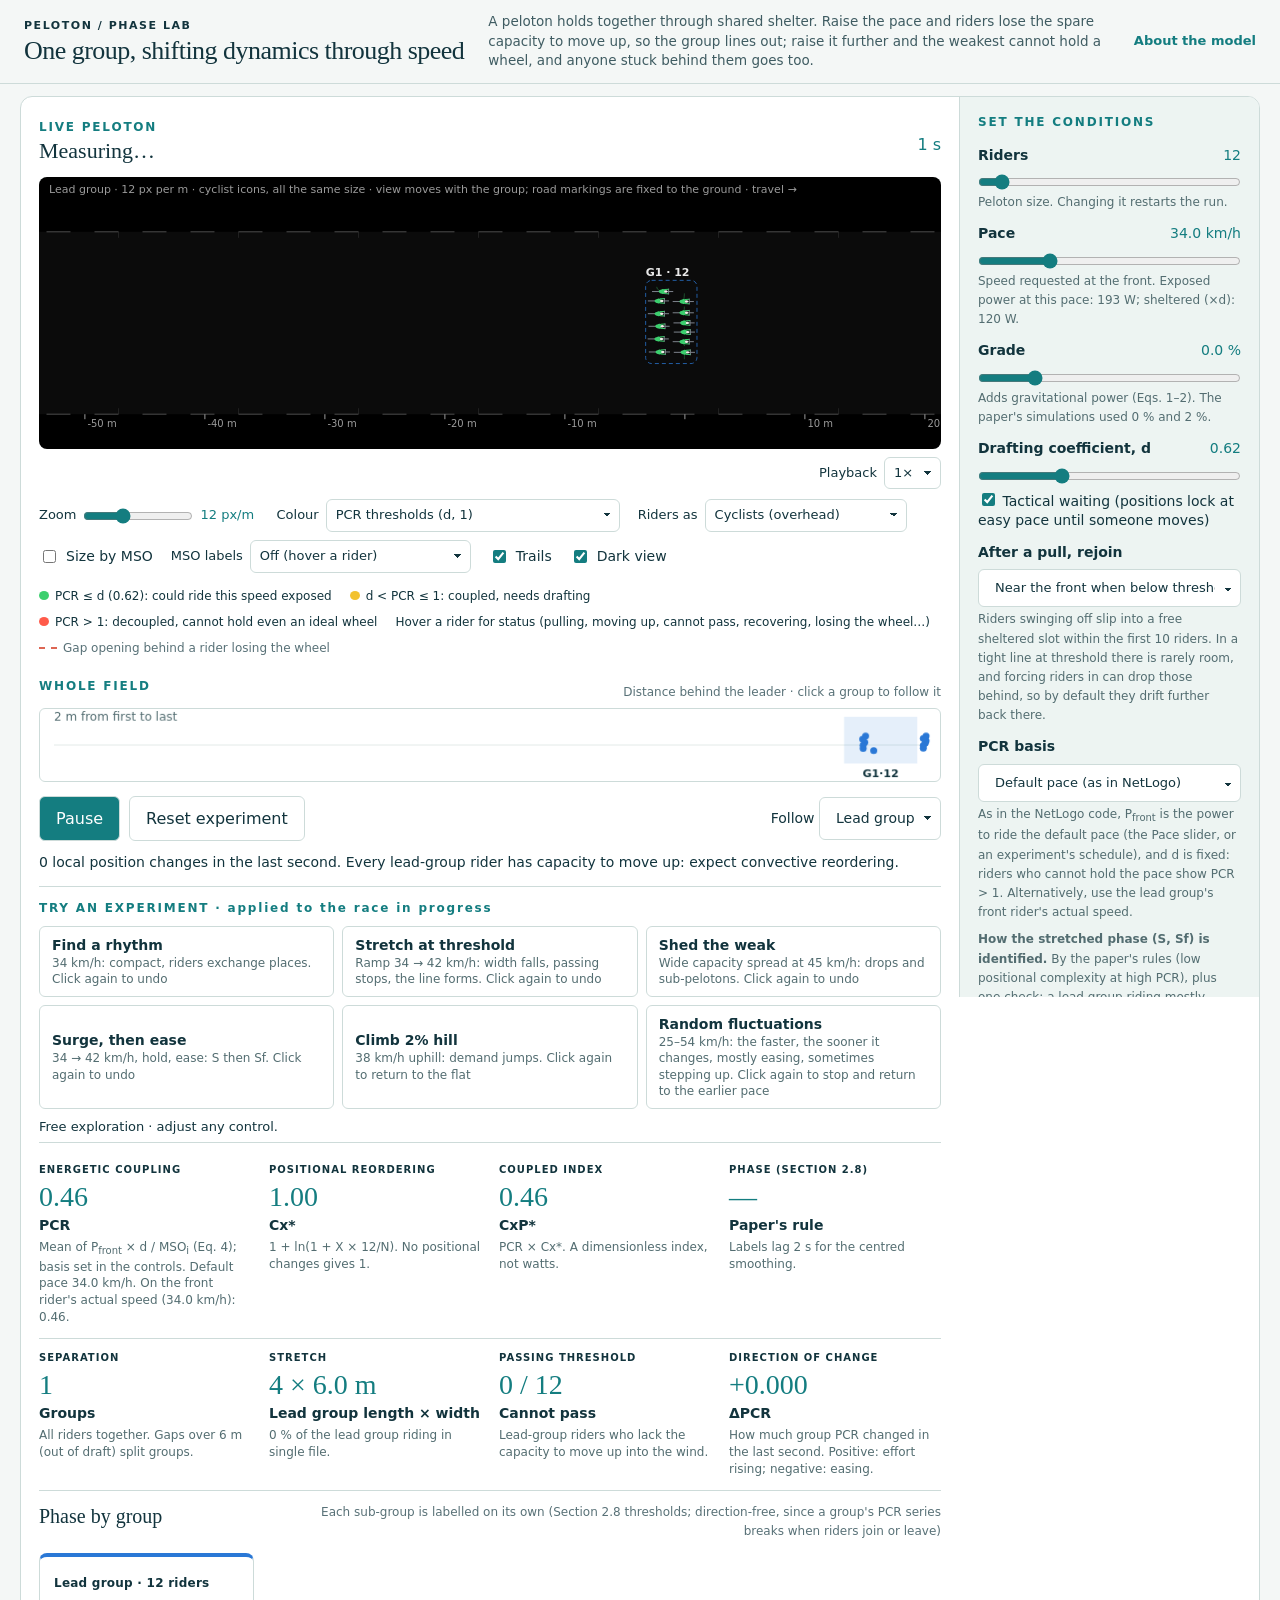
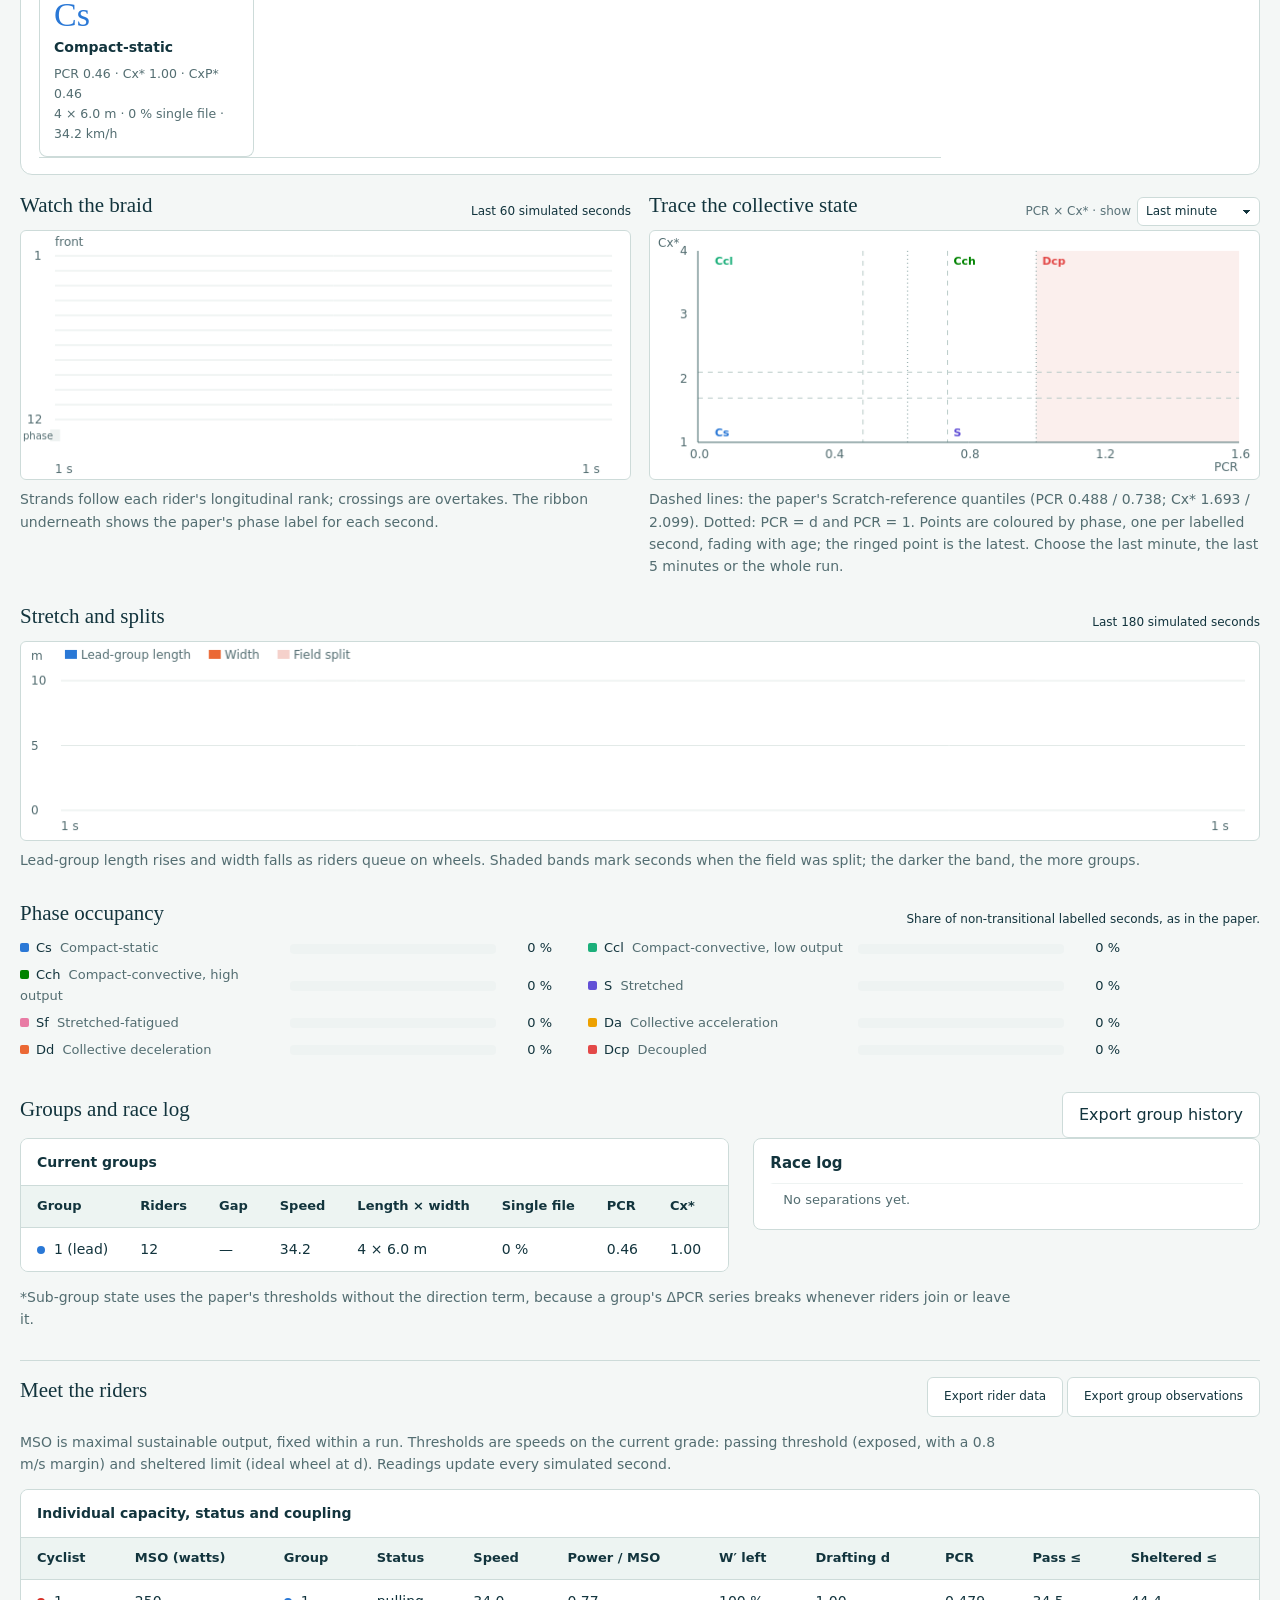
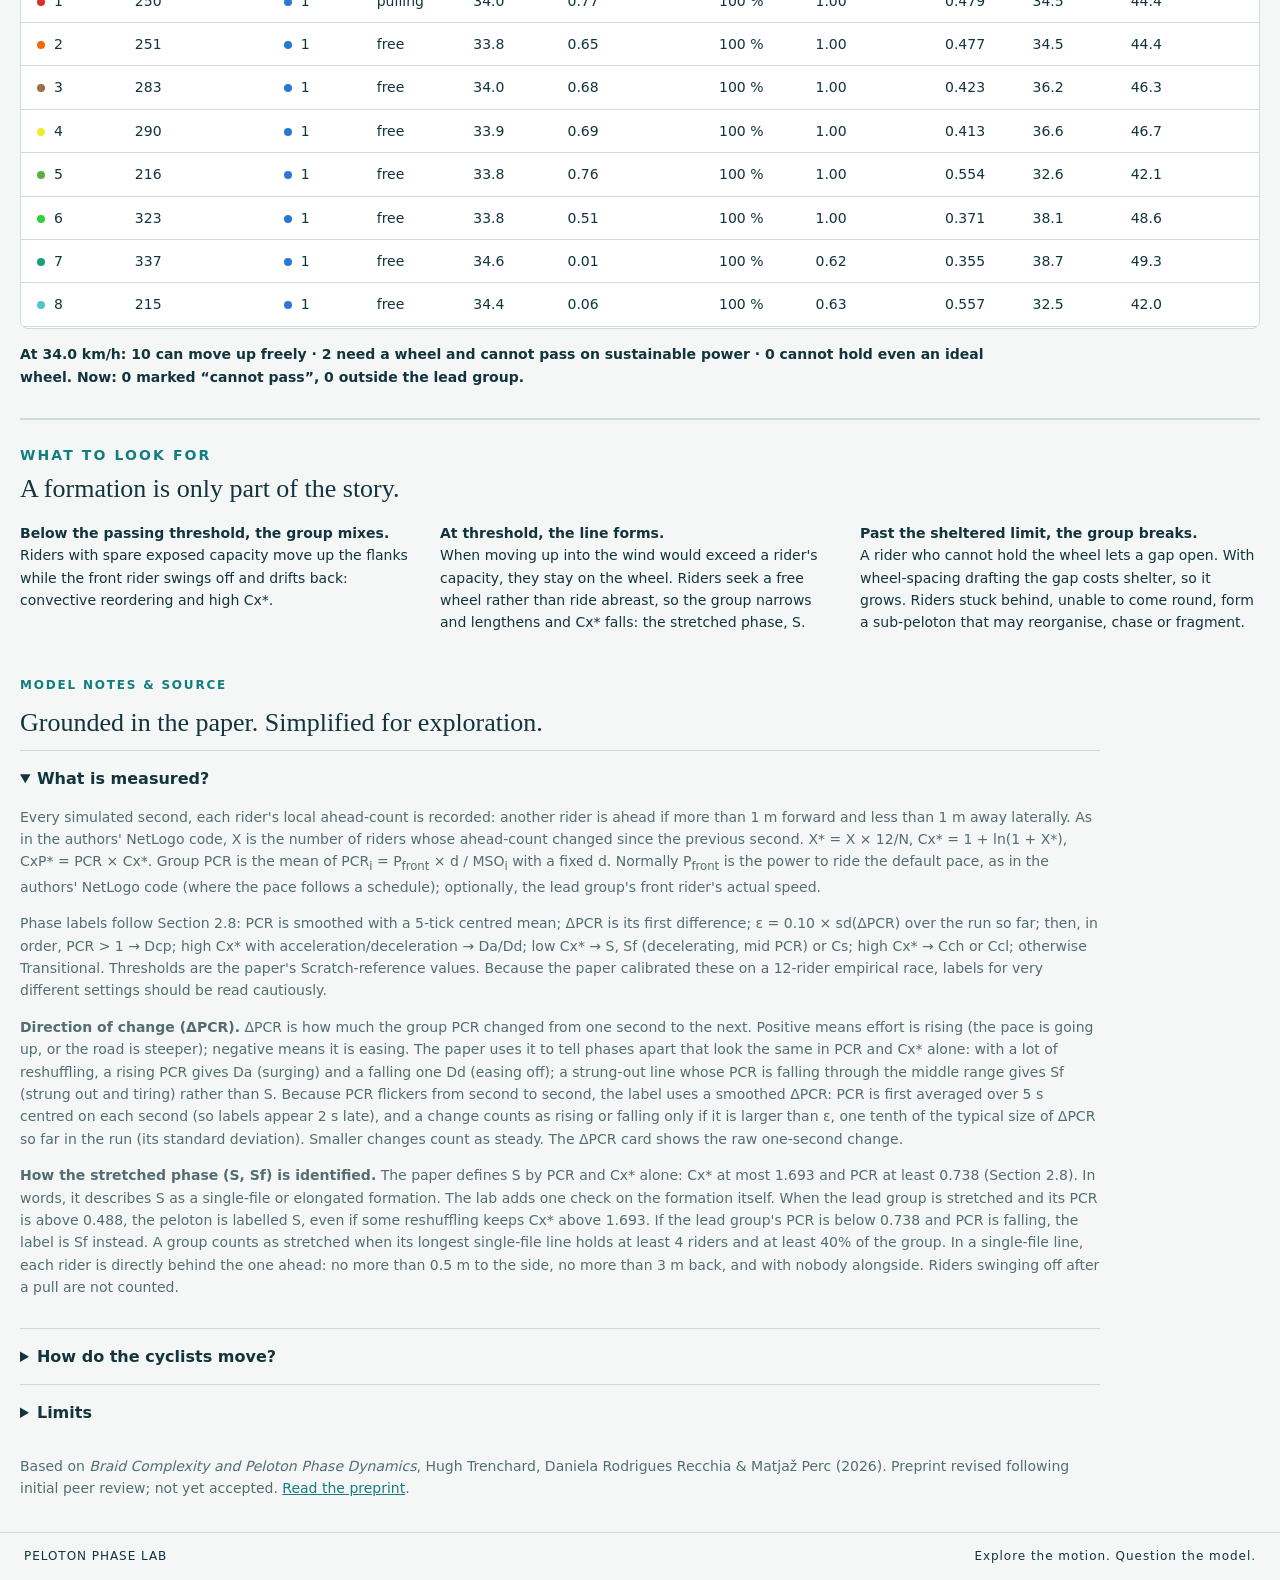
<file: index.html>
<!doctype html>
<html lang="en">
<head>
<meta charset="utf-8">
<meta name="viewport" content="width=device-width,initial-scale=1">
<title>Peloton Phase Lab</title>
<link rel="stylesheet" href="style.css">
</head>
<body>
<header><div class="hbrand"><a class="brand" href="#">PELOTON / PHASE LAB</a><h1>One group, shifting dynamics through speed</h1></div><p class="deck">A peloton holds together through shared shelter. Raise the pace and riders lose the spare capacity to move up, so the group lines out; raise it further and the weakest cannot hold a wheel, and anyone stuck behind them goes too.</p><a href="#method">About the model</a></header>
<main>


<section class="lab" aria-label="Interactive peloton simulation">
  <div class="stage">
    <div class="stagehead">
      <div><span class="eyebrow">LIVE PELOTON</span><h2 id="state">Finding its rhythm</h2></div>
      <span id="clock">0 s</span>
    </div>
    <canvas id="road" aria-label="Overhead view at a fixed metre scale. Riders are drawn as overhead cyclists (or chevrons, as in the NetLogo model), all the same size; hover a rider for its MSO, status and details."></canvas>
    <div class="viewbar playrow">
      <label>Playback <select id="speed"><option value="1">1×</option><option value="2">2×</option><option value="4">4×</option><option value="8">8×</option></select></label>
    </div>
    <div class="viewbar">
      <label>Zoom <input id="zoom" type="range" min="3" max="30" step="1" value="12"><output id="zoomOut"></output></label>
      <label>Colour <select id="colorBy"><option value="pcr" selected>PCR thresholds (d, 1)</option><option value="pcrq">PCR Scratch quantiles (0.488, 0.738, 1)</option><option value="effort">Power / MSO (instantaneous)</option><option value="single">Single colour</option><option value="group">Group</option><option value="rider">Rider (NetLogo colours)</option></select></label>
      <label>Riders as <select id="riderShape"><option value="cyclist" selected>Cyclists (overhead)</option><option value="chevron">Chevrons (as in NetLogo)</option><option value="disc">Discs</option></select></label>
      <label class="check"><input type="checkbox" id="sizeMso"> Size by MSO</label>
      <label>MSO labels <select id="labelBy"><option value="none" selected>Off (hover a rider)</option><option value="mso">On</option><option value="id">Show rider numbers instead</option></select></label>
      <label class="check"><input type="checkbox" id="trails" checked> Trails</label>
      <label class="check"><input type="checkbox" id="dark" checked> Dark view</label>
    </div>
    <div class="legend" id="legend"></div>
    <div class="overhead">
      <div class="plothead"><span class="eyebrow">WHOLE FIELD</span><span>Distance behind the leader · click a group to follow it</span></div>
      <canvas id="field" aria-label="Whole field strip showing groups and gaps"></canvas>
    </div>
    <div class="transport">
      <button id="play">Pause</button>
      <button id="reset" class="secondary">Reset experiment</button>
      <label>Follow <select id="follow"><option value="0">Lead group</option></select></label>
    </div>
    <p id="explanation" class="explanation"></p>
    <div class="experiments">
  <p class="eyebrow">TRY AN EXPERIMENT · applied to the race in progress</p>
  <div>
    <button data-preset="rhythm"><b>Find a rhythm</b><span>34 km/h: compact, riders exchange places. Click again to undo</span></button>
    <button data-preset="stretch"><b>Stretch at threshold</b><span>Ramp 34 → 42 km/h: width falls, passing stops, the line forms. Click again to undo</span></button>
    <button data-preset="shed"><b>Shed the weak</b><span>Wide capacity spread at 45 km/h: drops and sub-pelotons. Click again to undo</span></button>
    <button data-preset="cycle"><b>Surge, then ease</b><span>34 → 42 km/h, hold, ease: S then Sf. Click again to undo</span></button>
    <button data-preset="climb"><b>Climb 2% hill</b><span>38 km/h uphill: demand jumps. Click again to return to the flat</span></button>
    <button data-preset="fluctuate" id="fluctBtn"><b>Random fluctuations</b><span>25–54 km/h: the faster, the sooner it changes, mostly easing, sometimes stepping up. Click again to stop and return to the earlier pace</span></button>
  </div>
  <p id="scenario" aria-live="polite">Free exploration · adjust any control.</p>
</div>
    <div class="metrics">
  <article><span>ENERGETIC COUPLING</span><strong id="pcr">—</strong><h3>PCR</h3><p>Mean of P<sub>front</sub> × d / MSO<sub>i</sub> (Eq. 4); basis set in the controls. <span id="pacePcr"></span></p></article>
  <article><span>POSITIONAL REORDERING</span><strong id="cx">—</strong><h3>Cx*</h3><p>1 + ln(1 + X × 12/N). No positional changes gives 1.</p></article>
  <article><span>COUPLED INDEX</span><strong id="cxp">—</strong><h3>CxP*</h3><p>PCR × Cx*. A dimensionless index, not watts.</p></article>
  <article><span>PHASE (SECTION 2.8)</span><strong id="phase">—</strong><h3 id="phaseName">Paper's rule</h3><p id="phaseNote">Scratch-standardised thresholds with ΔPCR direction; labels lag 2 s for the centred smoothing.</p></article>
</div>
    <div class="metrics second">
  <article><span>SEPARATION</span><strong id="groups">—</strong><h3>Groups</h3><p id="groupsNote">Gaps over 6 m (out of draft) split groups.</p></article>
  <article><span>STRETCH</span><strong id="shape">—</strong><h3>Lead group length × width</h3><p id="singleNote">Share riding in single file.</p></article>
  <article><span>PASSING THRESHOLD</span><strong id="locked">—</strong><h3>Cannot pass</h3><p>Lead-group riders who lack the capacity to move up into the wind.</p></article>
  <article><span>DIRECTION OF CHANGE</span><strong id="delta">—</strong><h3>ΔPCR</h3><p>How much group PCR changed in the last second. Positive: effort rising; negative: easing.</p></article>
</div>
    <div class="grouphases">
  <div class="plothead"><h2>Phase by group</h2><span>Each sub-group is labelled on its own (Section 2.8 thresholds; direction-free, since a group's PCR series breaks when riders join or leave)</span></div>
  <div id="groupCards" class="gcards"></div>
</div>
  </div>

  <aside>
    <p class="eyebrow">SET THE CONDITIONS</p>
    <label class="slider">Riders <output id="countOut"></output><input id="count" type="range" min="6" max="100" step="1" value="12"></label>
    <p>Peloton size. Changing it restarts the run.</p>
    <label class="slider">Pace <output id="paceOut"></output><input id="pace" type="range" min="25" max="60" step="0.5" value="34"></label>
    <p id="paceNote">Speed requested at the front.</p>
    <label class="slider">Grade <output id="gradeOut"></output><input id="grade" type="range" min="-2" max="8" step="0.5" value="0"></label>
    <p>Adds gravitational power (Eqs. 1–2). The paper's simulations used 0 % and 2 %.</p>
    <label class="slider">Drafting coefficient, d <output id="draftOut"></output><input id="draft" type="range" min="0.45" max="1" step="0.01" value="0.62"></label>
    <label class="check" title="At easy paces the bunch tends to hold position until someone makes a move; a move sets off a burst of reshuffling, which then dies away."><input type="checkbox" id="lull" checked> Tactical waiting (positions lock at easy pace until someone moves)</label>
    <label class="field">After a pull, rejoin
      <select id="rejoin"><option value="auto" selected>Near the front when below threshold</option><option value="front">Near the front always</option><option value="back">At the back (paceline)</option></select>
    </label>
    <p>Riders swinging off slip into a free sheltered slot within the first 10 riders. In a tight line at threshold there is rarely room, and forcing riders in can drop those behind, so by default they drift further back there.</p>
    <label class="field">PCR basis
      <select id="pcrBasis"><option value="scheduled" selected>Default pace (as in NetLogo)</option><option value="front">Front rider's actual speed (Eq. 4)</option></select>
    </label>
    <p>As in the NetLogo code, P<sub>front</sub> is the power to ride the default pace (the Pace slider, or an experiment's schedule), and d is fixed: riders who cannot hold the pace show PCR &gt; 1. Alternatively, use the lead group's front rider's actual speed.</p>
    <p class="note"><b>How the stretched phase (S, Sf) is identified.</b> By the paper's rules (low positional complexity at high PCR), plus one check: a lead group riding mostly single file counts as stretched. Details in the model notes.</p>
    <label class="slider">Urge to move up <output id="urgeOut"></output><input id="urge" type="range" min="0" max="3" step="0.1" value="1.2"></label>
    <p>How often riders who are able to move up actually try. Higher increases the urge, relative to each rider's capacity to accelerate and pass; 0 means nobody moves up. Details in the model notes.</p>

    <p class="eyebrow sub">RIDER CAPACITIES · changes reset the run</p>
    <label class="field">MSO source
      <select id="msoMode">
        <option value="pool">Scratch-race MSOs from the NetLogo model</option>
        <option value="span">Random between the current riders' min and max MSO</option>
        <option value="range">Realistic range for a rider category</option>
        <option value="even">Even spread around a centre</option>
        <option value="custom">Custom list</option>
      </select>
    </label>
    <div id="rangeBox" hidden>
      <label class="field">Category
        <select id="rangePreset">
          <option value="180,260">Recreational / club riders (180–260 W)</option>
          <option value="220,300">Junior / U19 racers (220–300 W)</option>
          <option value="240,330">Amateur racers, masters (240–330 W)</option>
          <option value="260,350" selected>National-level women (260–350 W)</option>
          <option value="320,420">National-level men (320–420 W)</option>
          <option value="390,480">Professional / WorldTour men (390–480 W)</option>
        </select>
      </label>
      <label class="field inline">Min <input id="rangeLo" type="number" min="80" max="700" step="5" value="260"> Max <input id="rangeHi" type="number" min="80" max="700" step="5" value="350"> W</label>
      <p>Approximate sustainable outputs for efforts of roughly 10–20 min, for illustration (from typical power-profile levels). Riders are drawn uniformly at random within the range (fresh on each reset). The model's rider + bike mass stays 75 kg, which matters on grades.</p>
    </div>
    <div id="spanBox" hidden>
      <label class="field inline">Min <input id="spanLo" type="number" min="80" max="700" step="1" value="215"> Max <input id="spanHi" type="number" min="80" max="700" step="1" value="337"> W</label>
      <p>Each rider's MSO is drawn uniformly at random between Min and Max, fresh on each reset. Choosing this option fills Min and Max from the riders currently on the road (215–337 W for the NetLogo Scratch MSOs); edit them to widen or narrow the range.</p>
    </div>
    <div id="evenBox" hidden>
      <label class="slider">Centre MSO <output id="centreOut"></output><input id="centre" type="range" min="180" max="420" step="5" value="300"></label>
      <label class="slider">Capacity spread <output id="spreadOut"></output><input id="spread" type="range" min="0" max="40" step="1" value="20"></label>
    </div>
    <div id="customBox" hidden>
      <label class="field">MSO values (W)<textarea id="custom" rows="3" spellcheck="false">250, 251, 283, 290, 216, 323, 337, 215, 247, 262, 282, 255</textarea></label>
    </div>
    <p id="poolNote">The 12 Scratch-race MSOs from the NetLogo model (215–337 W, mean 268 W). Riders are drawn with replacement unless the count is 12, as in the paper's simulations.</p>
  </aside>
</section>




<section class="plots">
  <article>
    <div class="plothead"><h2>Watch the braid</h2><span>Last 60 simulated seconds</span></div>
    <canvas id="braid" aria-label="Positional history of each rider with the phase label ribbon beneath"></canvas>
    <p>Strands follow each rider's longitudinal rank; crossings are overtakes. The ribbon underneath shows the paper's phase label for each second.</p>
  </article>
  <article>
    <div class="plothead"><h2>Trace the collective state</h2><label class="plotsel">PCR × Cx* · show <select id="phaseWindow"><option value="60" selected>Last minute</option><option value="300">Last 5 minutes</option><option value="all">Whole run</option></select></label></div>
    <canvas id="phasePlot" aria-label="Phase-plane trajectory of PCR against Cx*, coloured by phase"></canvas>
    <p>Dashed lines: the paper's Scratch-reference quantiles (PCR 0.488 / 0.738; Cx* 1.693 / 2.099). Dotted: PCR = d and PCR = 1. Points are coloured by phase, one per labelled second, fading with age; the ringed point is the latest. Choose the last minute, the last 5 minutes or the whole run.</p>
  </article>
  <article class="wide">
    <div class="plothead"><h2>Stretch and splits</h2><span>Last 180 simulated seconds</span></div>
    <canvas id="stretch" aria-label="Lead group length and width over time, with group count"></canvas>
    <p>Lead-group length rises and width falls as riders queue on wheels. Shaded bands mark seconds when the field was split; the darker the band, the more groups.</p>
  </article>
</section>

<section class="occupancy">
  <div class="plothead"><h2>Phase occupancy</h2><span id="occNote">Share of non-transitional labelled seconds, as in the paper.</span></div>
  <div id="occBars" class="occ"></div>
</section>

<section class="rider-panel">
  <div class="plothead"><h2>Groups and race log</h2><button id="groupCsv" class="secondary">Export group history</button></div>
  <div class="two">
    <div class="table-scroll short"><table><caption>Current groups</caption><thead><tr><th scope="col">Group</th><th scope="col">Riders</th><th scope="col">Gap</th><th scope="col">Speed</th><th scope="col">Length × width</th><th scope="col">Single file</th><th scope="col">PCR</th><th scope="col">Cx*</th><th scope="col">CxP*</th><th scope="col">State*</th></tr></thead><tbody id="groupRows"></tbody></table></div>
    <div class="log"><h3>Race log</h3><ol id="log" reversed></ol></div>
  </div>
  <p>*Sub-group state uses the paper's thresholds without the direction term, because a group's ΔPCR series breaks whenever riders join or leave it.</p>
</section>

<section class="rider-panel">
  <div class="plothead"><h2>Meet the riders</h2><span><button id="riderCsv" class="secondary">Export rider data</button> <button id="csv" class="secondary">Export group observations</button></span></div>
  <p>MSO is maximal sustainable output, fixed within a run. Thresholds are speeds on the current grade: passing threshold (exposed, with a 0.8 m/s margin) and sheltered limit (ideal wheel at d). Readings update every simulated second.</p>
  <div class="table-scroll"><table><caption>Individual capacity, status and coupling</caption><thead><tr><th scope="col">Cyclist</th><th scope="col">MSO (watts)</th><th scope="col">Group</th><th scope="col">Status</th><th scope="col">Speed</th><th scope="col">Power / MSO</th><th scope="col">W′ left</th><th scope="col">Drafting d</th><th scope="col">PCR</th><th scope="col">Pass ≤</th><th scope="col">Sheltered ≤</th></tr></thead><tbody id="riderRows"></tbody></table></div>
  <p id="riderSummary"></p>
</section>

<section class="reading">
  <p class="eyebrow">WHAT TO LOOK FOR</p>
  <h2>A formation is only part of the story.</h2>
  <div>
    <p><b>Below the passing threshold, the group mixes.</b> Riders with spare exposed capacity move up the flanks while the front rider swings off and drifts back: convective reordering and high Cx*.</p>
    <p><b>At threshold, the line forms.</b> When moving up into the wind would exceed a rider's capacity, they stay on the wheel. Riders seek a free wheel rather than ride abreast, so the group narrows and lengthens and Cx* falls: the stretched phase, S.</p>
    <p><b>Past the sheltered limit, the group breaks.</b> A rider who cannot hold the wheel lets a gap open. With wheel-spacing drafting the gap costs shelter, so it grows. Riders stuck behind, unable to come round, form a sub-peloton that may reorganise, chase or fragment.</p>
  </div>
</section>

<section id="method">
  <p class="eyebrow">MODEL NOTES & SOURCE</p>
  <h2>Grounded in the paper. Simplified for exploration.</h2>
  <details open><summary>What is measured?</summary>
    <p>Every simulated second, each rider's local ahead-count is recorded: another rider is ahead if more than 1 m forward and less than 1 m away laterally. As in the authors' NetLogo code, X is the number of riders whose ahead-count changed since the previous second. X* = X × 12/N, Cx* = 1 + ln(1 + X*), CxP* = PCR × Cx*. Group PCR is the mean of PCR<sub>i</sub> = P<sub>front</sub> × d / MSO<sub>i</sub> with a fixed d. Normally P<sub>front</sub> is the power to ride the default pace, as in the authors' NetLogo code (where the pace follows a schedule); optionally, the lead group's front rider's actual speed.</p>
    <p>Phase labels follow Section 2.8: PCR is smoothed with a 5-tick centred mean; ΔPCR is its first difference; ε = 0.10 × sd(ΔPCR) over the run so far; then, in order, PCR &gt; 1 → Dcp; high Cx* with acceleration/deceleration → Da/Dd; low Cx* → S, Sf (decelerating, mid PCR) or Cs; high Cx* → Cch or Ccl; otherwise Transitional. Thresholds are the paper's Scratch-reference values. Because the paper calibrated these on a 12-rider empirical race, labels for very different settings should be read cautiously.</p>
    <p><b>Direction of change (ΔPCR).</b> ΔPCR is how much the group PCR changed from one second to the next. Positive means effort is rising (the pace is going up, or the road is steeper); negative means it is easing. The paper uses it to tell phases apart that look the same in PCR and Cx* alone: with a lot of reshuffling, a rising PCR gives Da (surging) and a falling one Dd (easing off); a strung-out line whose PCR is falling through the middle range gives Sf (strung out and tiring) rather than S. Because PCR flickers from second to second, the label uses a smoothed ΔPCR: PCR is first averaged over 5 s centred on each second (so labels appear 2 s late), and a change counts as rising or falling only if it is larger than ε, one tenth of the typical size of ΔPCR so far in the run (its standard deviation). Smaller changes count as steady. The ΔPCR card shows the raw one-second change.</p>
    <p><b>How the stretched phase (S, Sf) is identified.</b> The paper defines S by PCR and Cx* alone: Cx* at most 1.693 and PCR at least 0.738 (Section 2.8). In words, it describes S as a single-file or elongated formation. The lab adds one check on the formation itself. When the lead group is stretched and its PCR is above 0.488, the peloton is labelled S, even if some reshuffling keeps Cx* above 1.693. If the lead group's PCR is below 0.738 and PCR is falling, the label is Sf instead. A group counts as stretched when its longest single-file line holds at least 4 riders and at least 40% of the group. In a single-file line, each rider is directly behind the one ahead: no more than 0.5 m to the side, no more than 3 m back, and with nobody alongside. Riders swinging off after a pull are not counted.</p>
  </details>
  <details><summary>How do the cyclists move?</summary>
    <p><b>Relation to the NetLogo model.</b> This browser model is written from scratch rather than ported line by line, but it is largely based on the authors' NetLogo model. These follow it closely: the PCR (peloton convergence ratio: the power the front rider needs × d ÷ a rider's MSO, its maximal sustainable output) and the braid-complexity measures: ahead-counts (how many riders each rider has ahead of it), X (how many riders' ahead-counts changed in the last second), Cx* (positional complexity, 1 + ln(1 + 12X/N), normalised to 12 riders, where N is the number of riders) and CxP* (PCR × Cx*). Also the power parameters, PCR from the default pace with a fixed d (the drafting coefficient: the share of exposed power a sheltered rider needs), Olds drafting with NetLogo's draft cones, and its cohesion and separation rules. Riders here have a bike length, momentum and an energy budget, and the rules below for pulling, moving up, passing, gap closing and tactical waiting are this model's own. The authors adjusted them while comparing the model with the NetLogo model and with what is seen in races.</p>
    <p><b>Power and shelter.</b> Power to ride exposed at speed v is ½ρC<sub>d</sub>A v³ + C<sub>rr</sub>mg cosθ v + mg sinθ v, with the NetLogo parameters reported in the paper: drag area C<sub>d</sub>A 0.32 m², rolling-resistance coefficient C<sub>rr</sub> 0.004, air density ρ 1.226 kg/m³, rider and bike mass m 75 kg, gravity g, road gradient angle θ, and no wind. A sheltered rider needs d times that power. Shelter follows NetLogo's <i>calculate-draft</i>. If more than one rider is ahead within the draft zone in a 60° cone, d follows Olds' formula (the paper's Eq. 5, d as a function of the wheel gap; intercept set by the d slider) from the nearest of them. Otherwise d comes from the nearest rider in a 10° cone, and if there is none, d = 1. Olds' spacing is the wheel gap, because riders here have a bike length; NetLogo's turtles are points.</p>
    <p><b>Cohesion, separation and the middle of the road.</b> As in NetLogo, each rider is pulled toward the mean position of the riders within 20 m in a 140° cone ahead: 0.11 per second along the road, 0.07 across it. It is pushed away from riders within 1.5 m in a 240° cone, at 0.05 m/s per neighbour (the mean of NetLogo's random factor, without the noise). The forward pull is limited to 0.33 m/s per metre of room ahead, to the wheel followed and to the wheel in the rider's own lane, because speeding up here costs power. Every rider also drifts toward the middle of the road at 0.02 m/s, except when passing on the outside. A rider never drifts into the line directly behind a rider just ahead, and these lateral drifts pause during a lull (a quiet spell of tactical waiting, below).</p>
    <p><b>Drafting and gap closing.</b> Everyone wants to draft. A rider in the wind steers to within 0.15 m of its wheel's line, inside the 10° draft cone. A rider who already has shelter holds its line. A rider counts as losing a wheel when a gap of more than 2 m keeps opening for 1 s. Riders behind react as soon as they see a gap opening ahead of their wheel: they come round and close it if that costs less than 90 % of their remaining W′ (W-prime: a rider's finite anaerobic reserve, the energy available for efforts above its MSO; it drains above MSO and refills below it), otherwise they stay behind and go with it. W′ is part of this model's rider rules, not of the paper's analysis: PCR, Cx*, CxP* and the phase labels do not use it. A trailing group chases the group ahead. Within 80 m its leader rides hard to bridge, at the tail speed + 0.4 × gap (1–3 m/s faster), as far as its power allows. Further back it chases in an organised way, at any distance, as long as it has the capacity: its chase speed must be above the speed of the group ahead. The chase speed is what its stronger half can hold sharing the front (each spending 1/k of the time exposed), but no faster than its weakest member can follow in shelter. While chasing, riders take 8–12 s turns and swing off early only below 15 % W′. Groups separate when a wheel gap exceeds 6 m for 2 s, and rejoin under 3 m.</p>
    <p><b>Pulls.</b> Each group's front rider aims for the requested pace for 15–30 s, up to three times longer during a lull, or until it cannot hold the pace or its W′ falls below 70 % (40 % near threshold, i.e. when the group's PCR approaches the paper's high threshold of 0.738, where passing becomes very hard). It then swings off into a free corridor 1.4 m to the side and drifts back. Below threshold it slips into a free sheltered slot within the first 10 riders; at threshold it drifts further back (see "After a pull, rejoin").</p>
    <p><b>Urge to move up.</b> The Urge slider only sets how often a rider who is able to move up actually tries. This rule is not discussed in the paper; it is part of this model's own movement rules. A rider's chance of starting a move each second is 0.5 × urge × (a + b) × lull factor (the tactical-waiting damping, below). In this formula, a = (0.25 + 0.6 × its rank from the front, 0 to 1) × its capacity, and b adds up to 0.6 for a rider in the back third, however weak, as long as it has some capacity (defined under Moving up). At the default 1.2, a rider at the back with full capacity tries about every 1.2 s once it has room; at 0.3 it tries about every 5 s; at 0, nobody moves up. Whether a rider is able to move up (room to step out, capacity, the passing rule) does not depend on the slider. With tactical waiting on, quiet spells limit moves more than the urge does. In 16-rider runs at 32 km/h, moves per rider per minute rise from about 0.6 at urge 0.3 to 1.6 at urge 3 (1.6 to 3.8 without tactical waiting).</p>
    <p><b>Moving up.</b> A rider's <i>capacity</i> runs from 1 at compact-static speeds (its ideal sheltered PCR<sub>i</sub>, the rider's own PCR when sheltered at the group's speed, ≤ 0.488) to 0 at PCR<sub>i</sub> = d. It sets how many riders the rider may pass in the wind before tucking in: up to 10, none at PCR<sub>i</sub> = d. A move needs room beside the rider to step out, toward the nearer flank if possible. A rider boxed in on both sides waits. Riding in the wind faster than the group must be sustainable (exposed power at the group's speed + 0.8 m/s ≤ MSO). In a relaxed bunch (group PCR well below that threshold, about 0.55 or less), a rider with capacity left may instead use its W′, if the pass costs less than half of what remains. A rider passing on the outside angles in gradually (at most 0.25 m/s sideways), keeping 0.8 m outside the riders it passes. It then tucks into a slot just ahead on a diagonal. A rider boxed in during a move eases off by only 0.15 m/s to slip out, and gives up after 3 s. Riders also ease back through the bunch now and then, and drift back after a pull. These, the pulls and the moves up are what produce the convective reordering.</p>
    <p><b>Getting back in.</b> In a relaxed bunch, a rider further behind the group's head than the bunch's compact length (about 2.2 m × √N, with N the riders in the group, so about 12 m for 30 riders) is off the back; this happens after a surge or a mishap has strung the bunch out. Such riders try to get back in even if it takes them close to their threshold, while the riders at the front just hold the pace. They move up whatever the lull, with an urge that grows with how far back they are. They may pass as many riders as it takes, on W′ down to 25 %, and close up in their own lane when there is room, at up to 1.2 m/s above the group's speed. After a 30 s surge to 42 km/h, a 30-rider bunch back at 32 km/h closes up again within about 45 s.</p>
    <p><b>Tactical waiting.</b> At easy pace (group PCR at pace ≤ 0.45, fading out by 0.55, about 36 km/h for the Scratch field, i.e. the riders' MSOs from the paper's Scratch-race data) a bunch tends to hold position until someone makes a move. Above that, a relaxed bunch keeps mixing. The lead group has an <i>activity</i> level that fades over about 10 s. About once every 40 s, a rider with spare capacity makes an unprompted move; this lifts activity and sets off a burst of follow-on moves, which then dies away. Moving up, easing back and the lateral drifts are scaled down when activity is low.</p>
    <p><b>Road, starting grid and energy.</b> The road is 15 m wide. Up to 30 riders start in two staggered rows, half the field in each, side by side 1.1 m apart and centred on the road; larger fields start spread across the road's whole width, in as few rows as that allows. Power is capped at MSO × (1 + √(W′ remaining / W′ capacity)), with a W′ capacity of 60 J per watt of MSO. W′ drains above MSO and recovers below it, and speed follows the power balance.</p>
  </details>
  <details><summary>Limits</summary>
    <p>No wind, cornering, team tactics or calibrated fatigue physiology. Several values are teaching assumptions rather than measurements: the 0.8 m/s passing margin, the W′ rules, pull lengths, the move-up and tactical-waiting rates, the centre-bias and angling rates, and the decision rules. The NetLogo cone and zone sizes (20 m / 140°, 1.5 m / 240°, 60° / 10°) are taken from the authors' code comments and may differ from the interface values used in particular runs. <b>Random seed.</b> Each reset draws a new random seed: a number that fixes every random choice in a run. It is not a starting position: the starting grid is always the same (two staggered rows, or more rows across the road above 30 riders). The seed decides which MSO each rider gets when MSOs are drawn at random, and so who starts where on the grid (with the 12 Scratch riders, the default, every rider's MSO is used once, in a fixed order). It also decides each rider's preferred spot across the road, pull lengths, where riders rejoin after a pull, when riders try to move up, and the pace schedule of Random fluctuations. The seed is recorded in the exports; with the same seed and settings a run is reproducible. All data are synthetic, and nothing leaves the browser until exported.</p>
  </details>
  <p class="citation">Based on <em>Braid Complexity and Peloton Phase Dynamics</em>, Hugh Trenchard, Daniela Rodrigues Recchia &amp; Matjaž Perc (2026). Preprint revised following initial peer review; not yet accepted. <a href="https://sportrxiv.org/index.php/server/preprint/view/1164/version/1439" target="_blank" rel="noopener">Read the preprint</a>.</p>
</section>
</main>
<footer>PELOTON PHASE LAB <span>Explore the motion. Question the model.</span></footer>
<script src="model.js"></script>
<script src="app.js"></script>
</body>
</html>
</file>
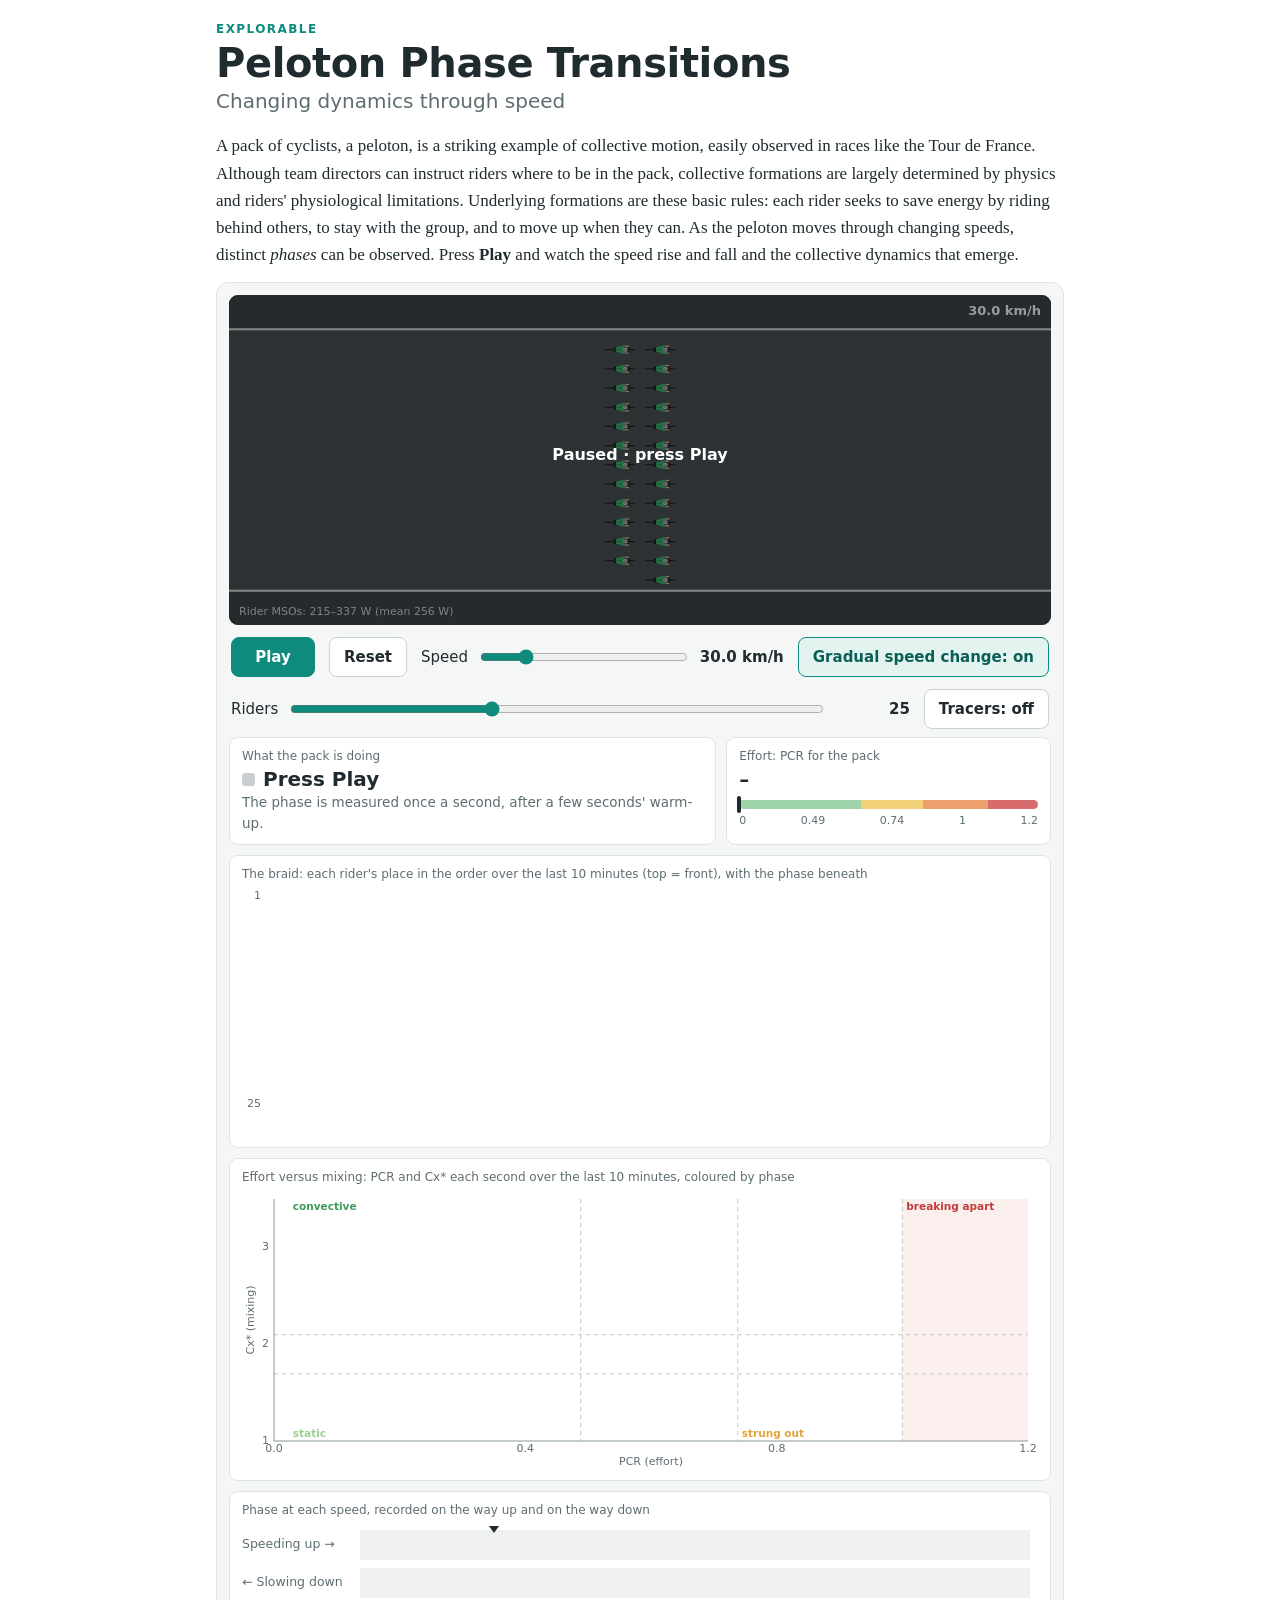
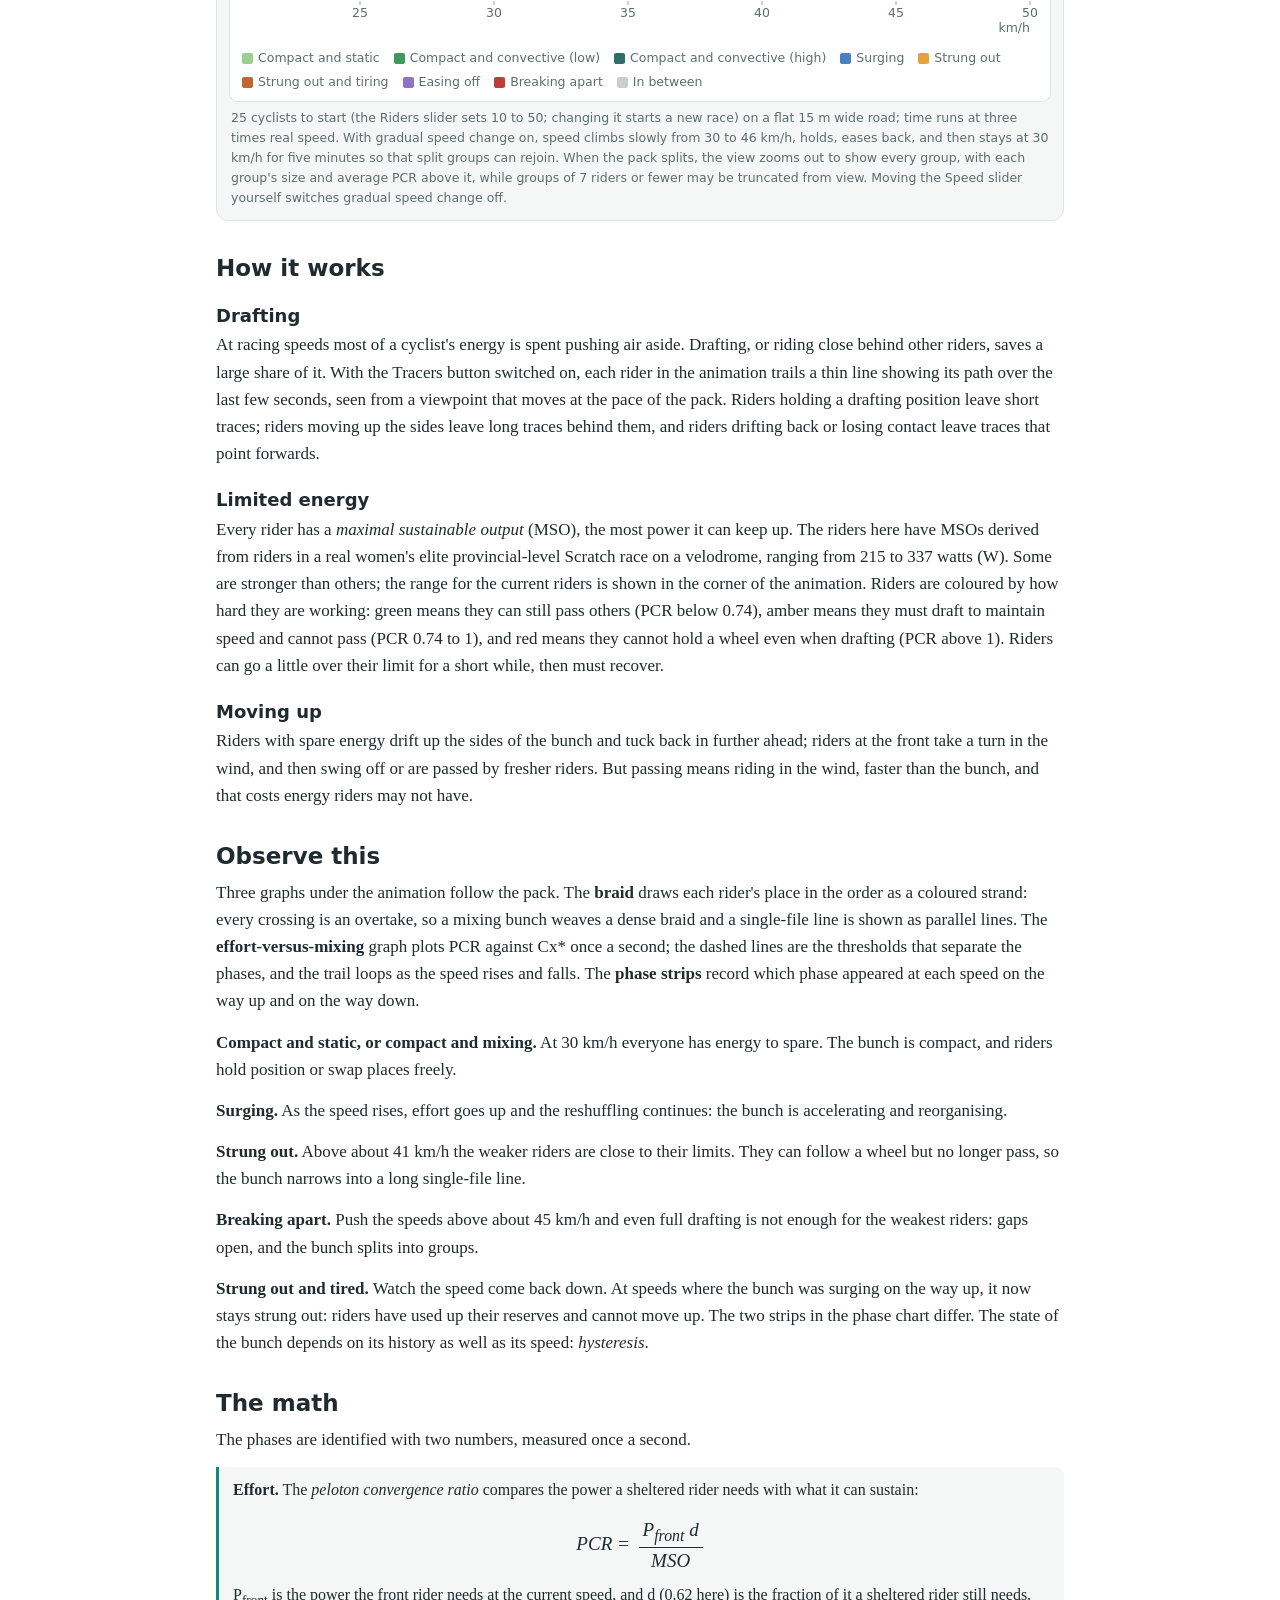
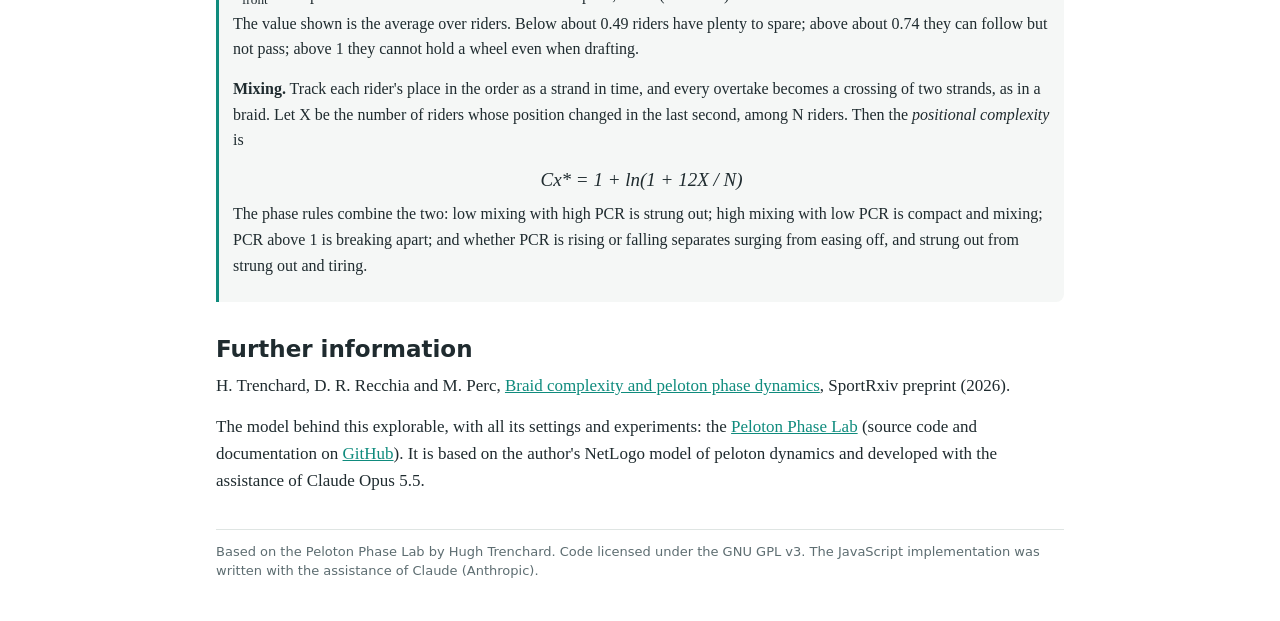
<file: transitions/index.html>
<!DOCTYPE html>
<html lang="en">
<head>
<meta charset="utf-8">
<meta name="viewport" content="width=device-width, initial-scale=1">
<title>Peloton Phase Transitions: changing dynamics through speed</title>
<style>
/* An explorable in the style of Complexity Explorables: one interactive, one control (speed), short text. */
:root{--ink:#1f2b2f;--muted:#5d6d71;--line:#dfe5e3;--accent:#0f8b7d;--bg:#fff;--panel:#f5f7f6}
*{box-sizing:border-box;min-width:0}
body{margin:0;background:var(--bg);color:var(--ink);font:17px/1.6 Georgia,"Iowan Old Style","Times New Roman",serif;overflow-x:clip}
.wrap{max-width:880px;margin:0 auto;padding:22px 16px 40px}
header .kicker{font:600 12px/1.2 system-ui,sans-serif;letter-spacing:.12em;text-transform:uppercase;color:var(--accent)}
h1{font:700 40px/1.05 system-ui,-apple-system,"Segoe UI",sans-serif;margin:6px 0 4px;letter-spacing:-.01em}
.subtitle{font:400 20px/1.3 system-ui,sans-serif;color:var(--muted);margin:0 0 18px}
h2{font:700 23px/1.2 system-ui,sans-serif;margin:34px 0 8px}
h3{font:700 18px/1.25 system-ui,sans-serif;margin:22px 0 4px}
p{margin:0 0 14px}
a{color:var(--accent)}
.widget{background:var(--panel);border:1px solid var(--line);border-radius:12px;padding:12px;margin:8px 0 22px;font-family:system-ui,-apple-system,"Segoe UI",sans-serif}
.road{position:relative;height:330px;border-radius:9px;overflow:hidden;background:#3a4144}
.road canvas{position:absolute;inset:0;width:100%;height:100%}
.bar{display:flex;flex-wrap:wrap;align-items:center;gap:10px 14px;margin:12px 2px 6px}
button{font:600 15px system-ui,sans-serif;min-height:40px;padding:8px 14px;border-radius:8px;border:1px solid #c9d3d0;background:#fff;color:var(--ink);cursor:pointer}
button:hover{border-color:var(--accent)}
button.primary{background:var(--accent);border-color:var(--accent);color:#fff;min-width:84px}
button.on{background:#e3f3f0;border-color:var(--accent);color:#0a5f56}
button:focus-visible,input:focus-visible{outline:2px solid var(--accent);outline-offset:2px}
.speed{flex:1 1 260px;display:flex;align-items:center;gap:10px;font-size:15px}
.speed b{min-width:74px;text-align:right;font-variant-numeric:tabular-nums}
input[type=range]{flex:1;accent-color:var(--accent);height:30px}
.readout{display:grid;grid-template-columns:minmax(0,1.5fr) minmax(0,1fr);gap:10px;margin-top:8px}
.card{background:#fff;border:1px solid var(--line);border-radius:9px;padding:9px 12px}
.card .k{font-size:12px;color:var(--muted)}
.card .v{font-size:20px;font-weight:700;line-height:1.25;display:flex;align-items:center;gap:8px}
.card .v i{width:13px;height:13px;border-radius:3px;flex:none}
.card .d{font-size:13.5px;color:var(--muted)}
.meter{position:relative;height:9px;border-radius:5px;background:linear-gradient(90deg,#9fd3a8 0 40.7%,#f1d27a 40.7% 61.5%,#eda06c 61.5% 83.3%,#d86b6b 83.3%);margin:8px 0 3px}
.meter i{position:absolute;top:-4px;width:4px;height:17px;border-radius:2px;background:var(--ink);transform:translateX(-2px);transition:left .4s}
.ticks{display:flex;justify-content:space-between;font-size:11px;color:var(--muted)}
.plots{display:grid;grid-template-columns:minmax(0,1fr);gap:10px;margin-top:10px}
.plotbox{background:#fff;border:1px solid var(--line);border-radius:9px;padding:9px 12px}
.plotbox .k{font-size:12px;color:var(--muted);margin-bottom:4px}
#braid{width:100%;height:250px;display:block}
#plane{width:100%;height:280px;display:block}
.mapbox{margin-top:10px;background:#fff;border:1px solid var(--line);border-radius:9px;padding:9px 12px}
.mapbox .k{font-size:12px;color:var(--muted);margin-bottom:4px}
#map{width:100%;height:118px;display:block}
.legend{display:flex;flex-wrap:wrap;gap:4px 14px;font-size:12.5px;color:var(--muted);margin-top:6px}
.legend span{display:inline-flex;align-items:center;gap:5px}
.legend i{width:11px;height:11px;border-radius:2px;display:inline-block}
.note{font-size:12.5px;color:var(--muted);margin:6px 2px 0}
.math{background:var(--panel);border-left:3px solid var(--accent);padding:10px 14px;border-radius:0 8px 8px 0;margin:10px 0 16px;font-size:16px}
.eq{font:italic 19px/1.4 Georgia,serif;text-align:center;margin:8px 0}
.eq .frac{display:inline-flex;flex-direction:column;vertical-align:middle;text-align:center;margin:0 4px}
.eq .frac span:first-child{border-bottom:1px solid var(--ink);padding:0 4px}
footer{margin-top:34px;padding-top:12px;border-top:1px solid var(--line);font:13px/1.5 system-ui,sans-serif;color:var(--muted)}
@media(max-width:640px){h1{font-size:31px}.road{height:250px}.readout,.plots{grid-template-columns:1fr}body{font-size:16.5px}}
</style>
</head>
<body>
<div class="wrap">
<header>
  <div class="kicker">Explorable</div>
  <h1>Peloton Phase Transitions</h1>
  <p class="subtitle">Changing dynamics through speed</p>
</header>

<p>A pack of cyclists, a peloton, is a striking example of collective motion, easily observed in races like the Tour de France. Although team directors can instruct riders where to be in the pack, collective formations are largely determined by physics and riders' physiological limitations. Underlying formations are these basic rules: each rider seeks to save energy by riding behind others, to stay with the group, and to move up when they can. As the peloton moves through changing speeds, distinct <em>phases</em> can be observed. Press <b>Play</b> and watch the speed rise and fall and the collective dynamics that emerge.</p>

<div class="widget">
  <div class="road" id="roadBox"><canvas id="road" aria-label="Overhead view of the riders moving left to right, each with a thin trace of its path over the last few seconds"></canvas></div>
  <div class="bar">
    <button class="primary" id="play">Play</button>
    <button id="reset">Reset</button>
    <label class="speed">Speed <input id="speed" type="range" min="25" max="50" step="0.5" value="30" aria-label="Speed in kilometres per hour"><b id="speedOut">30.0 km/h</b></label>
    <button id="sweep" class="on" aria-pressed="true">Gradual speed change: on</button>
  </div>
  <div class="bar">
    <label class="speed">Riders <input id="riders" type="range" min="10" max="50" step="1" value="25" aria-label="Number of riders"><b id="ridersOut">25</b></label>
    <button id="tracers" aria-pressed="false">Tracers: off</button>
  </div>
  <div class="readout">
    <div class="card"><div class="k">What the pack is doing</div><div class="v"><i id="phaseSwatch" style="background:#c9cfd1"></i><span id="phase">Press Play</span></div><div class="d" id="phaseText">The phase is measured once a second, after a few seconds' warm-up.</div></div>
    <div class="card"><div class="k">Effort: PCR for the pack</div><div class="v" id="pcr">–</div>
      <div class="meter"><i id="pcrMark" style="left:0"></i></div><div class="ticks"><span>0</span><span>0.49</span><span>0.74</span><span>1</span><span>1.2</span></div></div>
  </div>
  <div class="plots">
    <div class="plotbox"><div class="k">The braid: each rider's place in the order over the last 10 minutes (top = front), with the phase beneath</div>
      <canvas id="braid" aria-label="Each rider's position in the order over the last 10 minutes, drawn as crossing strands, with a ribbon coloured by phase"></canvas></div>
    <div class="plotbox"><div class="k">Effort versus mixing: PCR and Cx* each second over the last 10 minutes, coloured by phase</div>
      <canvas id="plane" aria-label="Trail of PCR against Cx*, one dot per second coloured by phase, with the phase thresholds as dashed lines"></canvas></div>
  </div>
  <div class="mapbox">
    <div class="k">Phase at each speed, recorded on the way up and on the way down</div>
    <canvas id="map" aria-label="Two strips coloured by phase against speed: one for speeding up, one for slowing down"></canvas>
    <div class="legend" id="legend"></div>
  </div>
  <p class="note">25 cyclists to start (the Riders slider sets 10 to 50; changing it starts a new race) on a flat 15 m wide road; time runs at three times real speed. With gradual speed change on, speed climbs slowly from 30 to 46 km/h, holds, eases back, and then stays at 30 km/h for five minutes so that split groups can rejoin. When the pack splits, the view zooms out to show every group, with each group's size and average PCR above it, while groups of 7 riders or fewer may be truncated from view. Moving the Speed slider yourself switches gradual speed change off.</p>
</div>

<h2>How it works</h2>
<h3>Drafting</h3>
<p>At racing speeds most of a cyclist's energy is spent pushing air aside. Drafting, or riding close behind other riders, saves a large share of it. With the Tracers button switched on, each rider in the animation trails a thin line showing its path over the last few seconds, seen from a viewpoint that moves at the pace of the pack. Riders holding a drafting position leave short traces; riders moving up the sides leave long traces behind them, and riders drifting back or losing contact leave traces that point forwards.</p>
<h3>Limited energy</h3>
<p>Every rider has a <em>maximal sustainable output</em> (MSO), the most power it can keep up. The riders here have MSOs derived from riders in a real women's elite provincial-level Scratch race on a velodrome, ranging from 215 to 337 watts (W). Some are stronger than others; the range for the current riders is shown in the corner of the animation. Riders are coloured by how hard they are working: green means they can still pass others (PCR below 0.74), amber means they must draft to maintain speed and cannot pass (PCR 0.74 to 1), and red means they cannot hold a wheel even when drafting (PCR above 1). Riders can go a little over their limit for a short while, then must recover.</p>
<h3>Moving up</h3>
<p>Riders with spare energy drift up the sides of the bunch and tuck back in further ahead; riders at the front take a turn in the wind, and then swing off or are passed by fresher riders. But passing means riding in the wind, faster than the bunch, and that costs energy riders may not have.</p>

<h2>Observe this</h2>
<p>Three graphs under the animation follow the pack. The <b>braid</b> draws each rider's place in the order as a coloured strand: every crossing is an overtake, so a mixing bunch weaves a dense braid and a single-file line is shown as parallel lines. The <b>effort-versus-mixing</b> graph plots PCR against Cx* once a second; the dashed lines are the thresholds that separate the phases, and the trail loops as the speed rises and falls. The <b>phase strips</b> record which phase appeared at each speed on the way up and on the way down.</p>
<p><b>Compact and static, or compact and mixing.</b> At 30 km/h everyone has energy to spare. The bunch is compact, and riders hold position or swap places freely.</p>
<p><b>Surging.</b> As the speed rises, effort goes up and the reshuffling continues: the bunch is accelerating and reorganising.</p>
<p><b>Strung out.</b> Above about 41 km/h the weaker riders are close to their limits. They can follow a wheel but no longer pass, so the bunch narrows into a long single-file line.</p>
<p><b>Breaking apart.</b> Push the speeds above about 45 km/h and even full drafting is not enough for the weakest riders: gaps open, and the bunch splits into groups.</p>
<p><b>Strung out and tired.</b> Watch the speed come back down. At speeds where the bunch was surging on the way up, it now stays strung out: riders have used up their reserves and cannot move up. The two strips in the phase chart differ. The state of the bunch depends on its history as well as its speed: <em>hysteresis</em>.</p>

<h2>The math</h2>
<p>The phases are identified with two numbers, measured once a second.</p>
<div class="math">
  <p><b>Effort.</b> The <em>peloton convergence ratio</em> compares the power a sheltered rider needs with what it can sustain:</p>
  <div class="eq">PCR = <span class="frac"><span>P<sub>front</sub> d</span><span>MSO</span></span></div>
  <p>P<sub>front</sub> is the power the front rider needs at the current speed, and d (0.62 here) is the fraction of it a sheltered rider still needs. The value shown is the average over riders. Below about 0.49 riders have plenty to spare; above about 0.74 they can follow but not pass; above 1 they cannot hold a wheel even when drafting.</p>
  <p><b>Mixing.</b> Track each rider's place in the order as a strand in time, and every overtake becomes a crossing of two strands, as in a braid. Let X be the number of riders whose position changed in the last second, among N riders. Then the <em>positional complexity</em> is</p>
  <div class="eq">Cx* = 1 + ln(1 + 12X / N)</div>
  <p>The phase rules combine the two: low mixing with high PCR is strung out; high mixing with low PCR is compact and mixing; PCR above 1 is breaking apart; and whether PCR is rising or falling separates surging from easing off, and strung out from strung out and tiring.</p>
</div>

<h2>Further information</h2>
<p>H. Trenchard, D. R. Recchia and M. Perc, <a href="https://sportrxiv.org/index.php/server/preprint/view/1164/version/1439">Braid complexity and peloton phase dynamics</a>, SportRxiv preprint (2026).</p>
<p>The model behind this explorable, with all its settings and experiments: the <a href="https://hughtrenchard.ca/peloton-phase-lab/">Peloton Phase Lab</a> (source code and documentation on <a href="https://github.com/Hugh-Trenchard/peloton-phase-lab">GitHub</a>). It is based on the author's NetLogo model of peloton dynamics and developed with the assistance of Claude Opus 5.5.</p>

<footer>Based on the Peloton Phase Lab by Hugh Trenchard. Code licensed under the GNU GPL v3. The JavaScript implementation was written with the assistance of Claude (Anthropic).</footer>
</div>

<script src="model.js"></script>
<script>
{
const $ = id => document.getElementById(id);
const DT = 0.05, BIKE = 1.8, ROAD = 15, RATE = 3;
let N = 25, tracersOn = false;      // RATE: simulated seconds per real second
const V_LO = 30, V_HI = 46, RAMP = 0.12, HOLD_HI = 20, HOLD_LO = 300;   // sweep: km/h, km/h, km/h per s, hold at top (s), recovery at the bottom (s)
const MAP_LO = 25, MAP_HI = 50, BIN = 0.5;
const PH = {
  Cs: ['Compact and static', 'Riders hold their places at low effort.', '#9ccf8f'],
  Ccl: ['Compact and convective (low)', 'Riders keep moving up, generating collective rotations, at low effort.', '#3f9a5a'],
  Cch: ['Compact and convective (high)', 'Riders keep moving up, generating collective rotations, at higher effort.', '#2f6f6a'],
  Da: ['Surging', 'Someone attacks and the bunch reshuffles.', '#4a7fc1'],
  Dd: ['Easing off', 'The pace falls and the bunch reshuffles.', '#8f74c4'],
  S: ['Strung out', 'Close to their limits, riders line up single file. Few can pass others.', '#e3a33b'],
  Sf: ['Strung out and tiring', 'The pace is easing, but the line holds: riders are too tired to move up.', '#c0692a'],
  Dcp: ['Breaking apart', 'Too fast to hold a wheel: gaps open and the bunch splits.', '#c23b3b'],
  Transitional: ['In between', 'Between the named phases.', '#c9cfd1']
};
let sim, seed = 1, playing = false, acc = 0, last = performance.now();
let sweepOn = true, sweepDir = 1, hold = 0, lastDir = 1, prevV = V_LO, speedNow = V_LO;
let log = [], done = 0, map, frameX = 0, nStep = 0;
const TRAIL_DT = 0.1, TRAIL_N = 50;   // tracer: a point every 0.1 s, kept for 5 s
const view = {};

function newMap() { const n = Math.round((MAP_HI - MAP_LO) / BIN); map = { up: new Array(n).fill(null), down: new Array(n).fill(null) }; }
function cond() {
  return { speedKmh: speedNow, grade: 0, d0: 0.62, draft: 'netlogo', reserve: true, lull: true, urge: 1.2,
    width: ROAD, epsFloor: 0, rejoin: 'auto', sRule: 'line', pcrBasis: 'scheduled' };
}
function reset() {
  seed = (Math.random() * 1e9) >>> 0;
  $('speed').value = V_LO; speedNow = V_LO; prevV = V_LO; sweepDir = 1; hold = 8; lastDir = 1;
  sim = new Peloton({ n: N, msoMode: 'pool', seed, speedKmh: V_LO, width: ROAD });
  sim.nextSample = 1; view.k = 0; view.y = undefined; frameX = 0; nStep = 0; log = []; done = 0; newMap();
  $('phase').textContent = playing ? 'Settling in…' : 'Press Play'; $('phaseSwatch').style.background = PH.Transitional[2];
  $('phaseText').textContent = 'The phase is measured once a second, after a few seconds\' warm-up.';
  $('pcr').textContent = '–'; $('pcrMark').style.left = '0';
  labels(); drawMap(); drawBraid(); drawPlane();
}
function labels() { $('speedOut').textContent = speedNow.toFixed(1) + ' km/h'; }
function setSweep(on) { sweepOn = on; $('sweep').classList.toggle('on', on); $('sweep').setAttribute('aria-pressed', on); $('sweep').textContent = 'Gradual speed change: ' + (on ? 'on' : 'off'); }

function stepSweep() {
  let v = speedNow;
  if (hold > 0) { hold -= DT; return; }
  v += sweepDir * RAMP * DT;
  if (v >= V_HI) { v = V_HI; sweepDir = -1; hold = HOLD_HI; }
  if (v <= V_LO) { v = V_LO; sweepDir = 1; hold = HOLD_LO; }
  speedNow = v; $('speed').value = Math.round(v * 2) / 2; labels();
}

const COL = ['#3aa76d', '#e0b43a', '#d9683d'];
// Rider colour from the rider's own PCR at the current pace (the paper's Eq. 4, as in the PCR readout):
// green below 0.738 (can still pass), amber 0.738 to 1 (must draft, cannot pass), red above 1 (cannot hold a wheel).
let pFrontNow = 0;
// A group's average PCR at the current pace (the same calculation as the pack readout, over the group's riders).
const groupPCR = gr => gr.members.reduce((t, a) => t + Peloton.pcr(pFrontNow, 0.62, a.mso), 0) / gr.members.length;
const colourOf = a => { const p = Peloton.pcr(pFrontNow, 0.62, a.mso); return p < Peloton.REF.pcrHigh ? COL[0] : p <= 1 ? COL[1] : COL[2]; };

// Overhead road cyclist, drawn to scale (metres) facing +x: wheels and tyres, frame, drop bars, saddle,
// legs mid pedal stroke, shorts, a tapered jersey back in the effort colour, arms to the brake hoods, and a
// vented helmet. Proportions follow typical road-bike and rider dimensions (wheelbase about 1.0 m, bars 0.42 m).
function drawRider(g, x, y, k, jersey, id, t) {
  if (k < 6) {                                         // far zoom: a simple marker that stays visible
    g.fillStyle = jersey; g.beginPath(); g.ellipse(x, y, Math.max(3, 0.9 * k), Math.max(2, 0.3 * k), 0, 0, 7); g.fill();
    g.fillStyle = '#f1efe9'; g.beginPath(); g.arc(x + Math.max(2, 0.3 * k), y, Math.max(1.2, 0.12 * k), 0, 7); g.fill();
    return;
  }
  g.save(); g.translate(x, y); g.scale(k, k);
  const px1 = 1 / k;                                   // one screen pixel, in metres
  const lw = w => Math.max(w, px1);
  g.lineCap = 'round'; g.lineJoin = 'round';
  // Wheels (tyres seen edge-on) and frame.
  g.strokeStyle = '#15191b';
  g.lineWidth = lw(0.03);
  g.beginPath(); g.moveTo(-0.84, 0); g.lineTo(-0.18, 0); g.moveTo(0.18, 0); g.lineTo(0.84, 0); g.stroke();
  g.strokeStyle = '#2b3134'; g.lineWidth = lw(0.035);
  g.beginPath(); g.moveTo(-0.42, 0); g.lineTo(0.47, 0); g.stroke();
  // Drop handlebar with hoods.
  g.strokeStyle = '#15191b'; g.lineWidth = lw(0.026);
  g.beginPath(); g.moveTo(0.50, -0.21); g.quadraticCurveTo(0.56, 0, 0.50, 0.21); g.stroke();
  g.lineWidth = lw(0.03);
  g.beginPath(); g.moveTo(0.50, -0.21); g.lineTo(0.58, -0.21); g.moveTo(0.50, 0.21); g.lineTo(0.58, 0.21); g.stroke();
  // Legs: thighs from the hips to the knees, which sit just outside the top tube; one leg forward, one back.
  const ph = (t * 1.5 + id * 0.37) % 1, s1 = Math.sin(ph * 2 * Math.PI);
  const knee = (side, off) => [0.02 + 0.09 * off, side * 0.12];
  g.strokeStyle = '#1b1f21'; g.lineWidth = lw(0.12);
  for (const [side, off] of [[1, s1], [-1, -s1]]) {
    const [kx, ky] = knee(side, off);
    g.beginPath(); g.moveTo(-0.2, side * 0.08); g.lineTo(kx, ky); g.stroke();
    g.strokeStyle = '#d8b294'; g.lineWidth = lw(0.085);           // shin and calf, foreshortened
    g.beginPath(); g.moveTo(kx, ky); g.lineTo(kx - 0.06, ky * 0.9); g.stroke();
    g.strokeStyle = '#1b1f21'; g.lineWidth = lw(0.12);
  }
  // Saddle and shorts.
  g.fillStyle = '#111416';
  g.beginPath(); g.ellipse(-0.26, 0, 0.13, 0.07, 0, 0, 7); g.fill();
  g.fillStyle = '#1b1f21';
  g.beginPath(); g.ellipse(-0.24, 0, 0.13, 0.16, 0, 0, 7); g.fill();
  // Arms: upper arm (sleeve) from the shoulder, forearm (skin) to the hoods.
  for (const side of [1, -1]) {
    g.strokeStyle = '#d8b294'; g.lineWidth = lw(0.07);
    g.beginPath(); g.moveTo(0.27, side * 0.19); g.lineTo(0.55, side * 0.205); g.stroke();
    g.strokeStyle = jersey; g.lineWidth = lw(0.095);
    g.beginPath(); g.moveTo(0.12, side * 0.19); g.lineTo(0.3, side * 0.195); g.stroke();
    g.fillStyle = '#15191b'; g.beginPath(); g.ellipse(0.565, side * 0.205, 0.035, 0.03, 0, 0, 7); g.fill();   // gloves
  }
  // Back: tapered from the hips to the shoulders, in the jersey (effort) colour, with a darker spine line.
  g.fillStyle = jersey;
  g.beginPath();
  g.moveTo(-0.22, -0.14);
  g.bezierCurveTo(-0.05, -0.17, 0.08, -0.23, 0.18, -0.2);
  g.quadraticCurveTo(0.26, -0.12, 0.26, 0);
  g.quadraticCurveTo(0.26, 0.12, 0.18, 0.2);
  g.bezierCurveTo(0.08, 0.23, -0.05, 0.17, -0.22, 0.14);
  g.quadraticCurveTo(-0.27, 0, -0.22, -0.14);
  g.fill();
  g.strokeStyle = 'rgba(0,0,0,.22)'; g.lineWidth = lw(0.02);
  g.beginPath(); g.moveTo(-0.2, 0); g.lineTo(0.2, 0); g.stroke();
  // Helmet: rounded teardrop, pointed at the back, with vents.
  g.fillStyle = '#f1efe9';
  g.beginPath();
  g.moveTo(0.43, 0);
  g.bezierCurveTo(0.43, 0.09, 0.33, 0.115, 0.27, 0.1);
  g.quadraticCurveTo(0.2, 0.07, 0.17, 0);
  g.quadraticCurveTo(0.2, -0.07, 0.27, -0.1);
  g.bezierCurveTo(0.33, -0.115, 0.43, -0.09, 0.43, 0);
  g.fill();
  if (k > 14) {
    g.strokeStyle = 'rgba(0,0,0,.35)'; g.lineWidth = lw(0.012);
    g.beginPath();
    for (const v of [-0.05, 0, 0.05]) { g.moveTo(0.23, v * 0.9); g.lineTo(0.37, v); }
    g.stroke();
  }
  g.restore();
}
function sizeCanvas(c) {
  const r = c.getBoundingClientRect(), s = devicePixelRatio || 1;
  if (c.width !== Math.round(r.width * s) || c.height !== Math.round(r.height * s)) { c.width = Math.round(r.width * s); c.height = Math.round(r.height * s); }
  const g = c.getContext('2d'); g.setTransform(s, 0, 0, s, 0, 0); return [g, r.width, r.height];
}

function drawRoad() {
  pFrontNow = Peloton.roadPower(speedNow / 3.6, 0);
  const [g, W, H] = sizeCanvas($('road'));
  const alpha = playing ? Math.min(1, acc / DT) : 1;
  const px = a => (a.px ?? a.x) + (a.x - (a.px ?? a.x)) * alpha, py = a => (a.py ?? a.y) + (a.y - (a.py ?? a.y)) * alpha;
  // Camera: one group -> fit the group; split -> zoom out to show every group (as far as 1 px per m).
  const split = sim.groups && sim.groups.length > 1;
  // When split, frame every group of more than 7 riders; smaller groups (stragglers) may fall outside the view.
  const big = split ? sim.groups.filter((gr, i) => i === 0 || gr.members.length > 7).flatMap(gr => gr.members) : null;
  const frame = split ? big : (sim.groups && sim.groups[0] ? sim.groups[0].members : sim.riders);
  const xs = frame.map(px), head = Math.max(...xs), tail = Math.min(...xs), ys = frame.map(py), top = Math.max(...ys), bot = Math.min(...ys);
  const kT = Math.max(1, Math.min(28, (H - 30) / Math.max(8, top - bot + 4), (W - 40) / Math.max(22, head - tail + 14)));
  view.k = view.k ? view.k + (kT - view.k) * 0.04 : kT;
  view.y = view.y === undefined ? (top + bot) / 2 : view.y + ((top + bot) / 2 - view.y) * 0.04;
  // The view centre is kept relative to the front rider, so the camera never lags behind the moving pack.
  const off = (head + tail) / 2 - head;
  view.off = view.off === undefined ? off : view.off + (off - view.off) * 0.06;
  const k = view.k;
  // Zoomed far out, the road's width is stretched on screen (up to filling the view) so groups stay readable.
  const ky = Math.max(k, 0.75 * (H - 60) / ROAD), half = (H / 2) / ky;
  const yc = Math.max(-ROAD / 2 + half - 0.6, Math.min(ROAD / 2 - half + 0.6, view.y));
  const cx = W * 0.5 - (head + view.off) * k, cy = H / 2 + (half * 2 >= ROAD ? 0 : yc * ky);
  const X = x => cx + x * k, Y = y => cy - y * ky;
  g.fillStyle = '#3a4144'; g.fillRect(0, 0, W, H);
  g.fillStyle = '#454d50'; g.fillRect(0, Y(ROAD / 2), W, ROAD * ky);
  g.strokeStyle = 'rgba(255,255,255,.75)'; g.lineWidth = 2;
  g.beginPath(); g.moveTo(0, Y(ROAD / 2)); g.lineTo(W, Y(ROAD / 2)); g.moveTo(0, Y(-ROAD / 2)); g.lineTo(W, Y(-ROAD / 2)); g.stroke();
  // Tracers: each rider's path over the last 5 s, seen from a viewpoint moving at the set pace, so a rider
  // moving up leaves a trace behind it and a rider drifting back leaves one ahead of it. Older parts fade.
  g.lineWidth = 1; g.lineCap = 'round';
  if (tracersOn) for (const a of sim.riders) {
    const tr = a.trail; if (!tr || tr.length < 4) continue;
    const m = tr.length / 2;
    for (let i = 1; i < m; i++) {
      g.strokeStyle = `rgba(235,240,238,${0.08 + 0.5 * i / m})`;
      g.beginPath(); g.moveTo(X(frameX + tr[2 * i - 2]), Y(tr[2 * i - 1])); g.lineTo(X(frameX + tr[2 * i]), Y(tr[2 * i + 1])); g.stroke();
    }
  }
  for (const a of sim.riders) {
    const x = X(px(a)), y = Y(py(a)); if (x < -40 || x > W + 40) continue;
    drawRider(g, x, y, k, colourOf(a), a.id ?? 0, sim.t);
  }
  g.font = '600 13px system-ui'; g.fillStyle = 'rgba(255,255,255,.9)'; g.textAlign = 'right';
  g.fillText(speedNow.toFixed(1) + ' km/h', W - 10, 20);
  { const ms = sim.riders.map(r => r.mso), lo = Math.min(...ms), hi = Math.max(...ms), mean = ms.reduce((t, v) => t + v, 0) / ms.length;
    g.font = '11px system-ui'; g.fillStyle = 'rgba(255,255,255,.7)'; g.textAlign = 'left';
    g.fillText(`Rider MSOs: ${Math.round(lo)}–${Math.round(hi)} W (mean ${Math.round(mean)} W)`, 10, H - 10); g.textAlign = 'right'; }
  if (ky > 1.5 * k) { g.font = '11px system-ui'; g.fillStyle = 'rgba(255,255,255,.6)'; g.fillText(`zoomed out: road width not to scale · ${Math.round(W / k)} m shown`, W - 10, H - 10); }
  if (split) {
    g.font = '600 12px system-ui'; g.textAlign = 'center'; g.fillStyle = 'rgba(255,255,255,.9)';
    let lastLx = Infinity;
    sim.groups.forEach((gr, i) => { const lx = X((gr.headX + gr.tailX) / 2); if (lx < 30 || lx > W - 30 || lastLx - lx < 64) return;
      const top = Math.max(30, Y(ROAD / 2) - 22);
      g.fillText(i === 0 ? `front: ${gr.members.length}` : `${gr.members.length} rider${gr.members.length > 1 ? 's' : ''}`, lx, top);
      g.font = '11px system-ui'; g.fillStyle = 'rgba(255,255,255,.75)'; g.fillText(`PCR ${groupPCR(gr).toFixed(2)}`, lx, top + 14);
      g.font = '600 12px system-ui'; g.fillStyle = 'rgba(255,255,255,.9)'; lastLx = lx; });
    g.textAlign = 'left'; g.font = '12px system-ui';
    const off = sim.groups.slice(1).filter(gr => X(gr.headX) < 10);
    // Groups out of view are listed at the bottom left, above the MSO line.
    const lines = off.slice(0, 3).map(gr => `◀ group of ${gr.members.length} (PCR ${groupPCR(gr).toFixed(2)}), ${Math.round(sim.groups[0].tailX - gr.headX)} m back`);
    if (off.length > 3) lines.push(`◀ and ${off.length - 3} more group${off.length > 4 ? 's' : ''} further back`);
    g.font = '11.5px system-ui'; g.fillStyle = 'rgba(255,255,255,.85)';
    lines.forEach((t, i) => g.fillText(t, 10, H - 26 - 15 * (lines.length - 1 - i)));
  }
  if (!playing) { g.fillStyle = 'rgba(0,0,0,.35)'; g.fillRect(0, 0, W, H); g.fillStyle = '#fff'; g.textAlign = 'center'; g.font = '600 16px system-ui'; g.fillText('Paused · press Play', W / 2, H / 2); }
}

function drawMap() {
  const [g, W, H] = sizeCanvas($('map'));
  const L = 118, R = 8, rowH = 30, y1 = 6, y2 = y1 + rowH + 8, axisY = y2 + rowH + 6;
  const X = v => L + (v - MAP_LO) / (MAP_HI - MAP_LO) * (W - L - R);
  g.clearRect(0, 0, W, H);
  g.font = '12.5px system-ui'; g.fillStyle = '#5d6d71'; g.textAlign = 'left'; g.textBaseline = 'middle';
  g.fillText('Speeding up →', 0, y1 + rowH / 2); g.fillText('← Slowing down', 0, y2 + rowH / 2);
  [['up', y1], ['down', y2]].forEach(([dir, y]) => {
    g.fillStyle = '#eef1f0'; g.fillRect(L, y, W - L - R, rowH);
    map[dir].forEach((ph, i) => { if (!ph) return; const v = MAP_LO + i * BIN; g.fillStyle = PH[ph][2]; g.fillRect(X(v), y, Math.ceil(X(v + BIN) - X(v)) - 0.5, rowH); });
  });
  g.strokeStyle = '#9aa7a6'; g.lineWidth = 1; g.fillStyle = '#5d6d71'; g.textAlign = 'center'; g.textBaseline = 'top';
  for (let v = MAP_LO; v <= MAP_HI; v += 5) { g.beginPath(); g.moveTo(X(v), axisY - 3); g.lineTo(X(v), axisY + 1); g.stroke(); g.fillText(v, X(v), axisY + 3); }
  g.textAlign = 'right'; g.fillText('km/h', W - R, axisY + 18);
  const v = speedNow, y = lastDir > 0 ? y1 : y2;
  g.fillStyle = '#1f2b2f'; g.beginPath(); g.moveTo(X(v) - 5, y - 4); g.lineTo(X(v) + 5, y - 4); g.lineTo(X(v), y + 3); g.fill();
}
const riderCol = id => `hsl(${(id * 137.5) % 360} 58% ${id % 2 ? 42 : 52}%)`;
const WIN = 600;   // graph window: the last 10 minutes (one row per simulated second)
function drawBraid() {
  const [g, W, H] = sizeCanvas($('braid'));
  g.clearRect(0, 0, W, H);
  const rows = sim.rows.slice(-WIN), n = sim.n;
  const L = 24, R = W - 8, T = 8, B = H - 34;
  g.strokeStyle = '#eef1f0'; g.lineWidth = 1;
  g.font = '11px system-ui'; g.fillStyle = '#5d6d71'; g.textAlign = 'right'; g.textBaseline = 'middle';
  g.fillText('1', L - 5, T); g.fillText(n, L - 5, B);
  if (rows.length < 2) return;
  const X = i => L + (i + WIN - rows.length) / (WIN - 1) * (R - L);   // fills from the right: now is always at the right edge
  for (const a of sim.riders) {
    g.strokeStyle = riderCol(a.id); g.lineWidth = 0.9; g.beginPath();
    rows.forEach((q, i) => { const r = q.ranks && q.ranks[a.id]; if (!r) return; const y = T + (r - 1) / (n - 1) * (B - T); i ? g.lineTo(X(i), y) : g.moveTo(X(i), y); });
    g.stroke();
  }
  const ry = B + 8, cw = (R - L) / (WIN - 1);
  rows.forEach((q, i) => { g.fillStyle = q.phase ? PH[q.phase][2] : '#eef1f0'; g.fillRect(X(i) - cw / 2, ry, cw + 0.5, 10); });
  g.textAlign = 'left'; g.textBaseline = 'alphabetic'; g.fillStyle = '#5d6d71';
  g.textAlign = 'center'; g.strokeStyle = '#c3ceca';
  for (let m = 1; m <= 9; m++) { const x = L + (1 - m * 60 / (WIN - 1)) * (R - L); g.beginPath(); g.moveTo(x, ry + 10); g.lineTo(x, ry + 13); g.stroke(); g.fillText('-' + m, x, H - 2); }
  g.textAlign = 'left'; g.fillText('10 min ago', L, H - 2); g.textAlign = 'right'; g.fillText('now', R, H - 2);
}
function drawPlane() {
  const [g, W, H] = sizeCanvas($('plane'));
  g.clearRect(0, 0, W, H);
  const rows = sim.rows.filter(q => q.phase).slice(-WIN), REF = Peloton.REF;
  const L = 32, R = W - 10, T = 8, B = H - 30;
  const pmax = Math.max(1.2, ...rows.map(q => q.pcr)), cmax = Math.max(3.5, ...rows.map(q => q.cx));
  const px = v => L + v / pmax * (R - L), py = v => B - (v - 1) / (cmax - 1) * (B - T);
  g.fillStyle = '#fbefed'; g.fillRect(px(1), T, R - px(1), B - T);
  g.strokeStyle = '#b9cbc8'; g.lineWidth = 1; g.setLineDash([4, 4]); g.beginPath();
  for (const v of [REF.pcrLow, REF.pcrHigh, 1]) { g.moveTo(px(v), T); g.lineTo(px(v), B); }
  for (const v of [REF.cxLow, REF.cxHigh]) { g.moveTo(L, py(v)); g.lineTo(R, py(v)); }
  g.stroke(); g.setLineDash([]);
  g.strokeStyle = '#8a9a99'; g.beginPath(); g.moveTo(L, T); g.lineTo(L, B); g.lineTo(R, B); g.stroke();
  g.font = '11px system-ui'; g.fillStyle = '#5d6d71'; g.textAlign = 'center'; g.textBaseline = 'top';
  for (let v = 0; v <= pmax + 1e-9; v += 0.4) g.fillText(v.toFixed(1), px(v), B + 3);
  g.fillText('PCR (effort)', (L + R) / 2, B + 16);
  g.textAlign = 'right'; g.textBaseline = 'middle';
  for (let v = 1; v <= cmax; v++) g.fillText(v, L - 5, py(v));
  g.save(); g.translate(9, (T + B) / 2); g.rotate(-Math.PI / 2); g.textAlign = 'center'; g.fillText('Cx* (mixing)', 0, 0); g.restore();
  g.font = '600 10.5px system-ui'; g.textAlign = 'left'; g.textBaseline = 'alphabetic';
  const lab = (k, txt, x, y) => { g.fillStyle = PH[k][2]; g.fillText(txt, x, y); };
  lab('Cs', 'static', px(0.03), py(1) - 4); lab('S', 'strung out', px(REF.pcrHigh) + 4, py(1) - 4);
  lab('Ccl', 'convective', px(0.03), T + 11); lab('Dcp', 'breaking apart', Math.min(px(1) + 4, R - 70), T + 11);
  if (!rows.length) return;
  g.strokeStyle = '#d3dedb'; g.beginPath(); rows.forEach((q, i) => i ? g.lineTo(px(q.pcr), py(q.cx)) : g.moveTo(px(q.pcr), py(q.cx))); g.stroke();
  rows.forEach((q, i) => { g.fillStyle = PH[q.phase][2]; g.globalAlpha = 0.3 + 0.7 * (i + 1) / rows.length; g.beginPath(); g.arc(px(q.pcr), py(q.cx), 2.6, 0, 7); g.fill(); });
  g.globalAlpha = 1;
  const q = rows[rows.length - 1]; g.strokeStyle = '#1f2b2f'; g.lineWidth = 2; g.beginPath(); g.arc(px(q.pcr), py(q.cx), 6, 0, 7); g.stroke();
}
function buildLegend() {
  $('legend').innerHTML = ['Cs', 'Ccl', 'Cch', 'Da', 'S', 'Sf', 'Dd', 'Dcp', 'Transitional']
    .map(k => `<span><i style="background:${PH[k][2]}"></i>${PH[k][0]}</span>`).join('');
}

function onSample() {
  const v = speedNow;
  if (Math.abs(v - prevV) > 0.02) lastDir = v > prevV ? 1 : -1;
  prevV = v; log.push({ v, dir: lastDir });
  const rows = sim.rows, row = rows[rows.length - 1];
  for (; done < rows.length - 3; done++) {          // labels arrive 2 s late (5 s centred smoothing)
    const e = log[done]; if (!e || !rows[done].phase) continue;
    const i = Math.round((e.v - MAP_LO) / BIN); if (i >= 0 && i < map.up.length) map[e.dir > 0 ? 'up' : 'down'][i] = rows[done].phase;
  }
  let ph = null; for (let i = rows.length - 1; i >= 0; i--) if (rows[i].phase) { ph = rows[i].phase; break; }
  if (row) { $('pcr').textContent = row.pcr.toFixed(2); $('pcrMark').style.left = (Math.min(1.2, Math.max(0, row.pcr)) / 1.2 * 100) + '%'; }
  if (ph) { const p = PH[ph] || [ph, '', '#c9cfd1']; $('phase').textContent = p[0]; $('phaseText').textContent = p[1] + (row && row.groups > 1 ? ` (${row.groups} groups)` : ''); $('phaseSwatch').style.background = p[2]; }
}

function frame(now) {
  const el = Math.min(0.1, (now - last) / 1000); last = now;
  if (playing) {
    acc += el * RATE;
    while (acc >= DT) {
      if (sweepOn) stepSweep();
      for (const a of sim.riders) { a.px = a.x; a.py = a.y; }
      sim.step(DT, cond());
      frameX += speedNow / 3.6 * DT; nStep++;
      if (nStep % Math.round(TRAIL_DT / DT) === 0) for (const a of sim.riders) { (a.trail ||= []).push(a.x - frameX, a.y); if (a.trail.length > 2 * TRAIL_N) a.trail.splice(0, 2); }
      for (const a of sim.riders) a.effS = a.effS === undefined ? a.P / a.mso : a.effS + (a.P / a.mso - a.effS) * (DT / 1.5);
      acc -= DT;
      if (sim.t + 1e-8 >= sim.nextSample) { sim.sample(); sim.nextSample += 1; onSample(); }
    }
  }
  drawRoad(); drawMap(); drawBraid(); drawPlane();
  requestAnimationFrame(frame);
}

$('play').onclick = () => { playing = !playing; $('play').textContent = playing ? 'Pause' : 'Play'; if (playing && $('phase').textContent === 'Press Play') $('phase').textContent = 'Settling in…'; };
$('reset').onclick = () => { reset(); setSweep(true); };
$('sweep').onclick = () => { setSweep(!sweepOn); if (sweepOn) { sweepDir = speedNow >= V_HI ? -1 : 1; hold = 0; } };
$('tracers').onclick = () => { tracersOn = !tracersOn; $('tracers').classList.toggle('on', tracersOn); $('tracers').setAttribute('aria-pressed', tracersOn); $('tracers').textContent = 'Tracers: ' + (tracersOn ? 'on' : 'off'); };
$('riders').oninput = () => { $('ridersOut').textContent = $('riders').value; };
$('riders').onchange = () => { N = +$('riders').value; reset(); setSweep(true); };   // a new field of riders starts a new race
$('speed').oninput = () => { setSweep(false); speedNow = +$('speed').value; labels(); };
buildLegend(); reset(); requestAnimationFrame(frame);
}
</script>
</body>
</html>
</file>
<file: style.css>
:root{--ink:#12343d;--teal:#147d80;--paper:#f4f7f6;--line:#cddbd9}*{box-sizing:border-box}body{margin:0;background:var(--paper);color:var(--ink);font:16px/1.6 system-ui,sans-serif}header,main,footer{max-width:1320px;margin:auto}header{padding:27px 36px;border-bottom:1px solid var(--line);display:flex;justify-content:space-between;align-items:center;gap:20px;font-size:13px;letter-spacing:.08em}a{color:var(--teal)}header a{font-weight:700;text-decoration:none}.brand{color:var(--ink)}main{padding:0 36px}.intro{padding:58px 0 35px;display:grid;grid-template-columns:1fr 1fr;gap:0 70px}.eyebrow{font-size:12px;letter-spacing:.15em;font-weight:750;color:var(--teal);margin:0 0 12px}.intro .eyebrow{grid-column:1/-1}h1{font:normal clamp(42px,5vw,68px)/1.05 Georgia,serif;margin:0;letter-spacing:-.045em}.deck{font-size:19px;max-width:490px;align-self:center}h2{font:normal 28px/1.2 Georgia,serif;margin:0 0 12px}.lab{display:grid;grid-template-columns:1fr 300px;border:1px solid var(--line);border-radius:12px;overflow:hidden;background:white}.stage{padding:27px;min-width:0}.stagehead,.plothead{display:flex;justify-content:space-between;align-items:center;gap:14px}.stagehead #clock{font-variant-numeric:tabular-nums;color:var(--teal)}canvas{display:block;width:100%}#road{height:300px;background:#e9f0ee;border-radius:8px}.legend{display:flex;flex-wrap:wrap;gap:7px 18px;font-size:12px;padding:12px 0}.legend i{display:inline-block;width:9px;height:9px;border-radius:50%;margin-right:6px}.legend span:last-child{color:#587177}button,select{font:inherit;border:1px solid var(--line);border-radius:6px;padding:9px 16px;background:var(--teal);color:white;cursor:pointer}button:hover{filter:brightness(.94)}button:focus-visible,input:focus-visible,summary:focus-visible,a:focus-visible{outline:3px solid #e5aa45;outline-offset:3px}.secondary,select{background:white;color:var(--ink)}select{appearance:none;padding-right:25px;background-image:linear-gradient(45deg,transparent 50%,#12343d 50%),linear-gradient(135deg,#12343d 50%,transparent 50%);background-position:calc(100% - 12px) 18px,calc(100% - 8px) 18px;background-size:4px 4px;background-repeat:no-repeat}.transport{display:flex;flex-wrap:wrap;gap:9px;align-items:center}.transport label{font-size:14px;margin-left:auto}.explanation{margin:18px 0 0;min-height:50px;font-size:15px}aside{padding:27px;background:#edf4f2;border-left:1px solid var(--line)}.slider{display:block;font-size:14px;font-weight:650;margin-top:15px}.slider output{float:right;font-weight:400;color:var(--teal)}input[type=range]{display:block;width:100%;accent-color:var(--teal);margin:14px 0 4px}aside p:not(.eyebrow){font-size:12px;color:#536d71;margin:5px 0 12px}.check{font-size:14px}.check input{accent-color:var(--teal)}.experiments{padding:30px 0}.experiments>div{display:grid;grid-template-columns:repeat(3,1fr);gap:12px}.experiments button{text-align:left;background:white;color:var(--ink);padding:16px 20px}.experiments b,.experiments span{display:block}.experiments span{font-size:13px;color:#536d71}.experiments p:last-child{font-size:14px;margin:10px 0 0}.metrics{display:grid;grid-template-columns:repeat(4,1fr);border-block:1px solid var(--line);padding:25px 0;gap:28px}.metrics article>span{font-size:11px;letter-spacing:.1em;font-weight:700}.metrics strong{display:block;font:42px/1.4 Georgia,serif;color:var(--teal)}.metrics h3{margin:0;font-size:16px}.metrics p,.plots p{font-size:14px;color:#536d71;margin:8px 0}.plots{display:grid;grid-template-columns:1fr 1fr;gap:28px;padding:35px 0}.plots article{min-width:0}.plots canvas{height:255px;background:white;border:1px solid var(--line);border-radius:6px}.plothead span{font-size:12px}.plothead h2{font-size:24px}.reading{padding:34px 0;border-top:1px solid var(--line)}.reading h2,#method h2{font-size:34px}.reading>div{display:grid;grid-template-columns:repeat(3,1fr);gap:30px}.reading p{font-size:16px}.reading b{display:block}#method{padding:35px 0;max-width:920px}details{border-top:1px solid var(--line);padding:15px 0}summary{font-weight:650;cursor:pointer}details p,#method>p:not(.eyebrow){color:#536d71;font-size:14px}footer{padding:30px 36px;border-top:1px solid var(--line);font-size:12px;letter-spacing:.08em;display:flex;justify-content:space-between}@media(max-width:950px){.lab{grid-template-columns:1fr}aside{border-left:0;border-top:1px solid var(--line);display:grid;grid-template-columns:1fr 1fr;gap:0 25px}aside .eyebrow{grid-column:1/-1}aside p{display:none}.metrics{gap:15px}.intro{gap:30px}.plots{grid-template-columns:1fr}.reading>div{gap:20px}}@media(max-width:600px){header,footer{padding:20px}header>span{display:none}main{padding:0 18px}.intro{padding-top:35px;grid-template-columns:1fr}.deck{margin:0;font-size:17px}.stage{padding:15px}.stagehead h2{font-size:23px}.metrics{grid-template-columns:1fr 1fr}.experiments>div,.reading>div{grid-template-columns:1fr}.transport label{margin:0}#road{height:250px}footer span{display:none}}

.rider-panel{padding:30px 0;border-bottom:1px solid var(--line)}.rider-panel p{font-size:14px;color:#536d71;max-width:1000px}.table-scroll{overflow:auto;max-height:440px;border:1px solid var(--line);border-radius:8px;background:white}table{width:100%;border-collapse:collapse;font-size:14px;text-align:left}caption{text-align:left;padding:12px 16px;font-weight:650}th,td{padding:10px 16px;border-top:1px solid var(--line);white-space:nowrap}th{background:#edf4f2;position:sticky;top:0;font-size:13px}td i{display:inline-block;width:8px;height:8px;margin-right:9px;border-radius:50%}.over{color:#a93f30;font-weight:650}#riderSummary{font-weight:650;color:var(--ink)}

/* ---- v2 additions ---- */
#road{height:220px;cursor:crosshair}
.overhead{margin-top:6px}.overhead .plothead span:last-child{font-size:12px;color:#587177}
#field{height:74px;background:white;border:1px solid var(--line);border-radius:6px;cursor:pointer}
.legend b.ring{display:inline-block;width:12px;height:9px;border-radius:50%;border:2px solid;margin-right:6px;vertical-align:-1px}
.legend .ring.locked{border-color:#33494e}.legend .ring.up{border-color:#1f9a5a}.legend .ring.off{border-color:#6d7f82;border-style:dashed}.legend .ring.lose{border-color:#dd6653}.legend .ring.bridge{border-color:#2a78d6}.legend .ring.rec{border-color:#c77d12;border-style:dashed}
.transport{margin-top:14px}.transport label{margin-left:0;font-size:14px}.transport label:first-of-type{margin-left:auto}
aside .sub{margin-top:26px}
.field{display:block;font-size:14px;font-weight:650;margin-top:14px}
.field select,.field textarea,.field input{display:block;width:100%;margin-top:6px;font:13px/1.4 system-ui;font-weight:400}
.field select{color:var(--ink)}
.field textarea{border:1px solid var(--line);border-radius:6px;padding:8px;resize:vertical}
.field.inline{display:flex;align-items:center;gap:8px}.field.inline input{width:90px;margin:0;padding:7px;border:1px solid var(--line);border-radius:6px}
button.small{padding:6px 12px;font-size:13px}
.experiments>div{grid-template-columns:repeat(3,1fr)}
.experiments button.on{background:var(--teal);color:white;border-color:var(--teal)}.experiments button.on span{color:#e3f1ef}
.metrics.second{border-top:0}
.metrics strong{font-size:38px}
.plots canvas{height:290px}

.occupancy{padding:10px 0 30px}
.occ{display:grid;grid-template-columns:1fr 1fr;gap:6px 36px;max-width:1100px}
.occrow{display:grid;grid-template-columns:260px 1fr 46px;align-items:center;gap:10px;font-size:13px}
.occlab i{display:inline-block;width:9px;height:9px;border-radius:2px;margin-right:7px}.occlab em{color:#536d71;font-style:normal;margin-left:4px}
.occbar{height:10px;background:#eef3f2;border-radius:4px;overflow:hidden}.occbar b{display:block;height:100%;border-radius:4px}
.occval{text-align:right;font-variant-numeric:tabular-nums}
.two{display:grid;grid-template-columns:1.4fr 1fr;gap:24px;align-items:start}
.table-scroll.short{max-height:330px}
.log{border:1px solid var(--line);border-radius:8px;background:white;padding:12px 16px;max-height:330px;overflow:auto}
.log h3{margin:0 0 8px;font-size:15px}.log ol{margin:0;padding-left:0;list-style:none;font-size:13px}
.log li{padding:6px 0 6px 10px;border-top:1px solid #eef3f2;border-left:3px solid transparent}
.log li.split{border-left-color:#eb6834}.log li.dropped{border-left-color:#dd6653}.log li.rejoined{border-left-color:#1baf7a}.log li.none{color:#536d71}
.log b{font-variant-numeric:tabular-nums;margin-right:6px}
td{font-variant-numeric:tabular-nums}
.tip{position:absolute;z-index:20;background:white;border:1px solid var(--line);border-radius:6px;padding:8px 10px;font-size:12px;line-height:1.45;box-shadow:0 4px 14px rgba(18,52,61,.12);pointer-events:none;max-width:260px}
@media(max-width:1100px){.experiments>div{grid-template-columns:repeat(3,1fr)}.occ{grid-template-columns:1fr}.two{grid-template-columns:1fr}}
@media(max-width:600px){.experiments>div{grid-template-columns:1fr}.occrow{grid-template-columns:150px 1fr 40px}.occlab em{display:none}}

.viewbar{display:flex;flex-wrap:wrap;gap:8px 18px;align-items:center;font-size:13px;padding:10px 0 2px}
.viewbar label{display:flex;align-items:center;gap:7px}
.viewbar input[type=range]{width:110px;margin:0}
.viewbar output{color:var(--teal);min-width:58px;font-variant-numeric:tabular-nums}
.viewbar select{padding:5px 26px 5px 9px;font-size:13px;background-position:calc(100% - 12px) 13px,calc(100% - 8px) 13px}
.legend i.disc{width:10px;height:9px}
.legend b.gapmark{display:inline-block;width:18px;height:0;border-top:2px dashed #dd6653;margin-right:6px;vertical-align:3px}
.grouphases{padding:26px 0 8px;border-bottom:1px solid var(--line)}.grouphases .plothead span{font-size:12px;color:#587177;max-width:620px;text-align:right}
.gcards{display:grid;grid-template-columns:repeat(auto-fill,minmax(210px,1fr));gap:14px;margin-top:12px}
.gcard{background:white;border:1px solid var(--line);border-top:4px solid;border-radius:8px;padding:12px 14px}
.gcard .gname{font-size:12px;font-weight:650;letter-spacing:.02em}.gcard strong{display:block;font:34px/1.2 Georgia,serif}
.gcard h3{margin:0;font-size:14px}.gcard p{margin:6px 0 0;font-size:12.5px;color:#536d71;font-variant-numeric:tabular-nums}.muted{color:#536d71;font-size:13px}

/* ---- compact layout (v2.1): no dead space ---- */
header{padding:12px 24px;gap:24px;align-items:center;max-width:1440px;letter-spacing:0;font-size:14px}
.hbrand{display:flex;flex-direction:column;gap:2px;flex:none}
.hbrand .brand{font-size:11px;letter-spacing:.14em}
header h1{font:normal 26px/1.1 Georgia,serif;letter-spacing:-.02em;margin:0;white-space:nowrap}
header .deck{font-size:13.5px;line-height:1.45;color:#3f5c62;margin:0;max-width:640px;align-self:center}
header>a{flex:none;font-size:13px}
header,main,footer{max-width:1440px}
main{padding:0 20px}
.lab{margin-top:12px;grid-template-columns:minmax(0,1fr) 300px;overflow:clip;align-items:start}
.stage{padding:16px 18px}
.stagehead h2{font-size:22px}
#road{height:250px}
aside{position:sticky;top:0;max-height:100vh;overflow:auto;padding:16px 18px;align-self:start;scrollbar-width:thin}
aside p:not(.eyebrow){margin:3px 0 8px}
.slider{margin-top:10px}.field{margin-top:10px}
input[type=range]{margin:8px 0 2px}
.explanation{margin:10px 0 0;min-height:0;font-size:14px}
.stage .experiments{padding:12px 0 4px;border-top:1px solid var(--line);margin-top:12px}
.stage .experiments .eyebrow{margin-bottom:8px}
.stage .experiments>div{grid-template-columns:repeat(3,minmax(0,1fr));gap:8px}
.stage .experiments button{padding:9px 12px;line-height:1.35}
.stage .experiments button b{font-size:14px}.stage .experiments span{font-size:12px}
.stage .experiments p:last-child{font-size:13px;margin:8px 0 0}
.stage .metrics{grid-template-columns:repeat(4,minmax(0,1fr));gap:10px 18px;padding:12px 0;border-top:1px solid var(--line);border-bottom:0}
.stage .metrics.second{padding-top:4px}
.stage .metrics strong{font-size:28px;line-height:1.2}
.stage .metrics h3{font-size:14px}
.stage .metrics p{font-size:12px;line-height:1.4;margin:3px 0 0}
.stage .metrics article>span{font-size:10px}
.stage .grouphases{padding:12px 0 0;border-top:1px solid var(--line)}
.stage .grouphases h2{font-size:20px}
.plots{padding:18px 0;gap:18px}
.plots canvas{height:250px}
.plothead h2{font-size:21px}
.occupancy{padding:4px 0 16px}
.rider-panel{padding:16px 0}
.reading{padding:18px 0}.reading h2,#method h2{font-size:26px}.reading>div{gap:20px}.reading p{font-size:14px;margin:6px 0}
#method{padding:18px 0;max-width:none}
footer{padding:14px 24px}
@media(max-width:1100px){header{flex-wrap:wrap}header .deck{flex-basis:100%;order:3}}
@media(max-width:950px){aside{position:static;max-height:none}.stage .metrics{grid-template-columns:repeat(2,minmax(0,1fr))}}
@media(max-width:600px){header h1{white-space:normal;font-size:22px}.stage .experiments>div{grid-template-columns:1fr}}
aside .check{display:block;margin-top:6px;line-height:1.4}
#method{max-width:1080px}
.plotsel{font-size:12px;color:#587177;display:flex;align-items:center;gap:6px}.plotsel select{padding:4px 24px 4px 8px;font-size:12px;background-position:calc(100% - 12px) 12px,calc(100% - 8px) 12px}
[hidden]{display:none!important}
.playrow{justify-content:flex-end;padding:8px 0 0}

.plots article.wide{grid-column:1/-1}
.plots article.wide canvas{height:200px}
@media(max-width:600px){.hbrand{flex:1 1 auto;min-width:0}header h1{white-space:normal;font-size:22px}}
</file>
